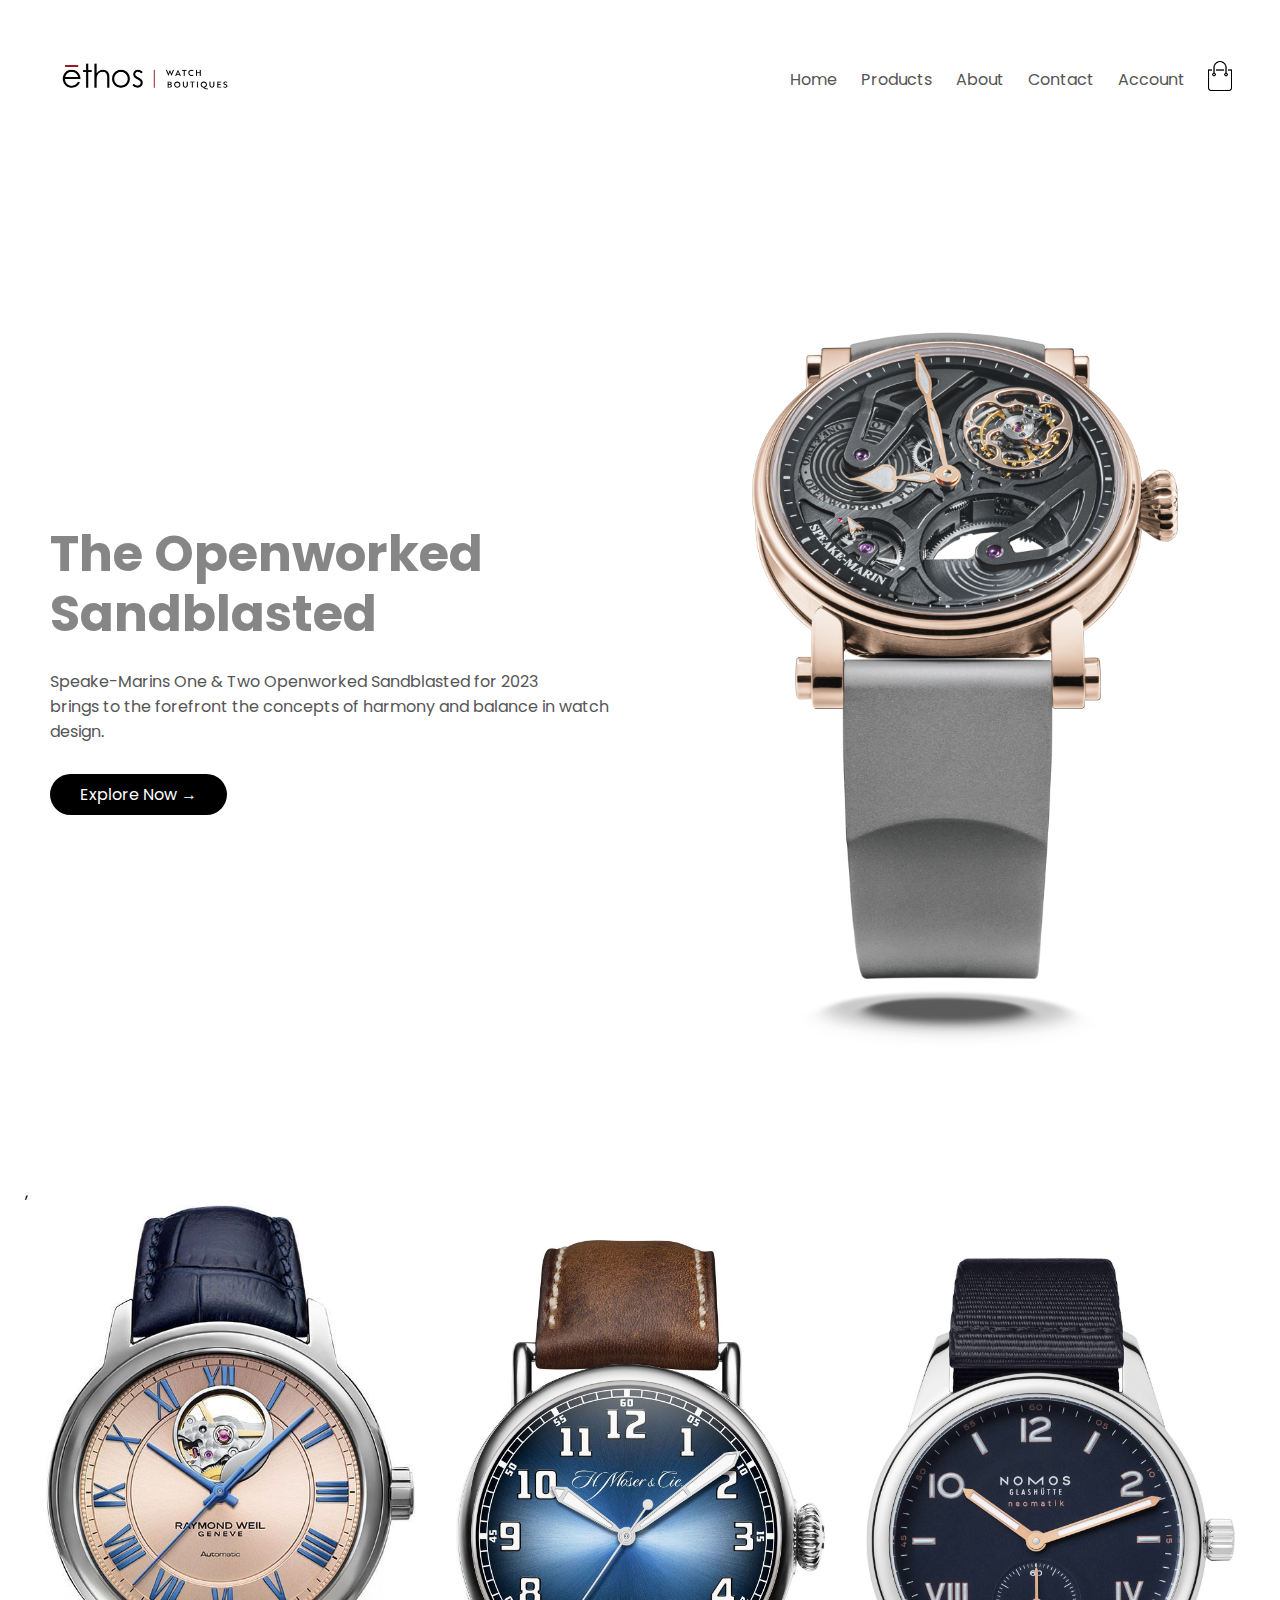
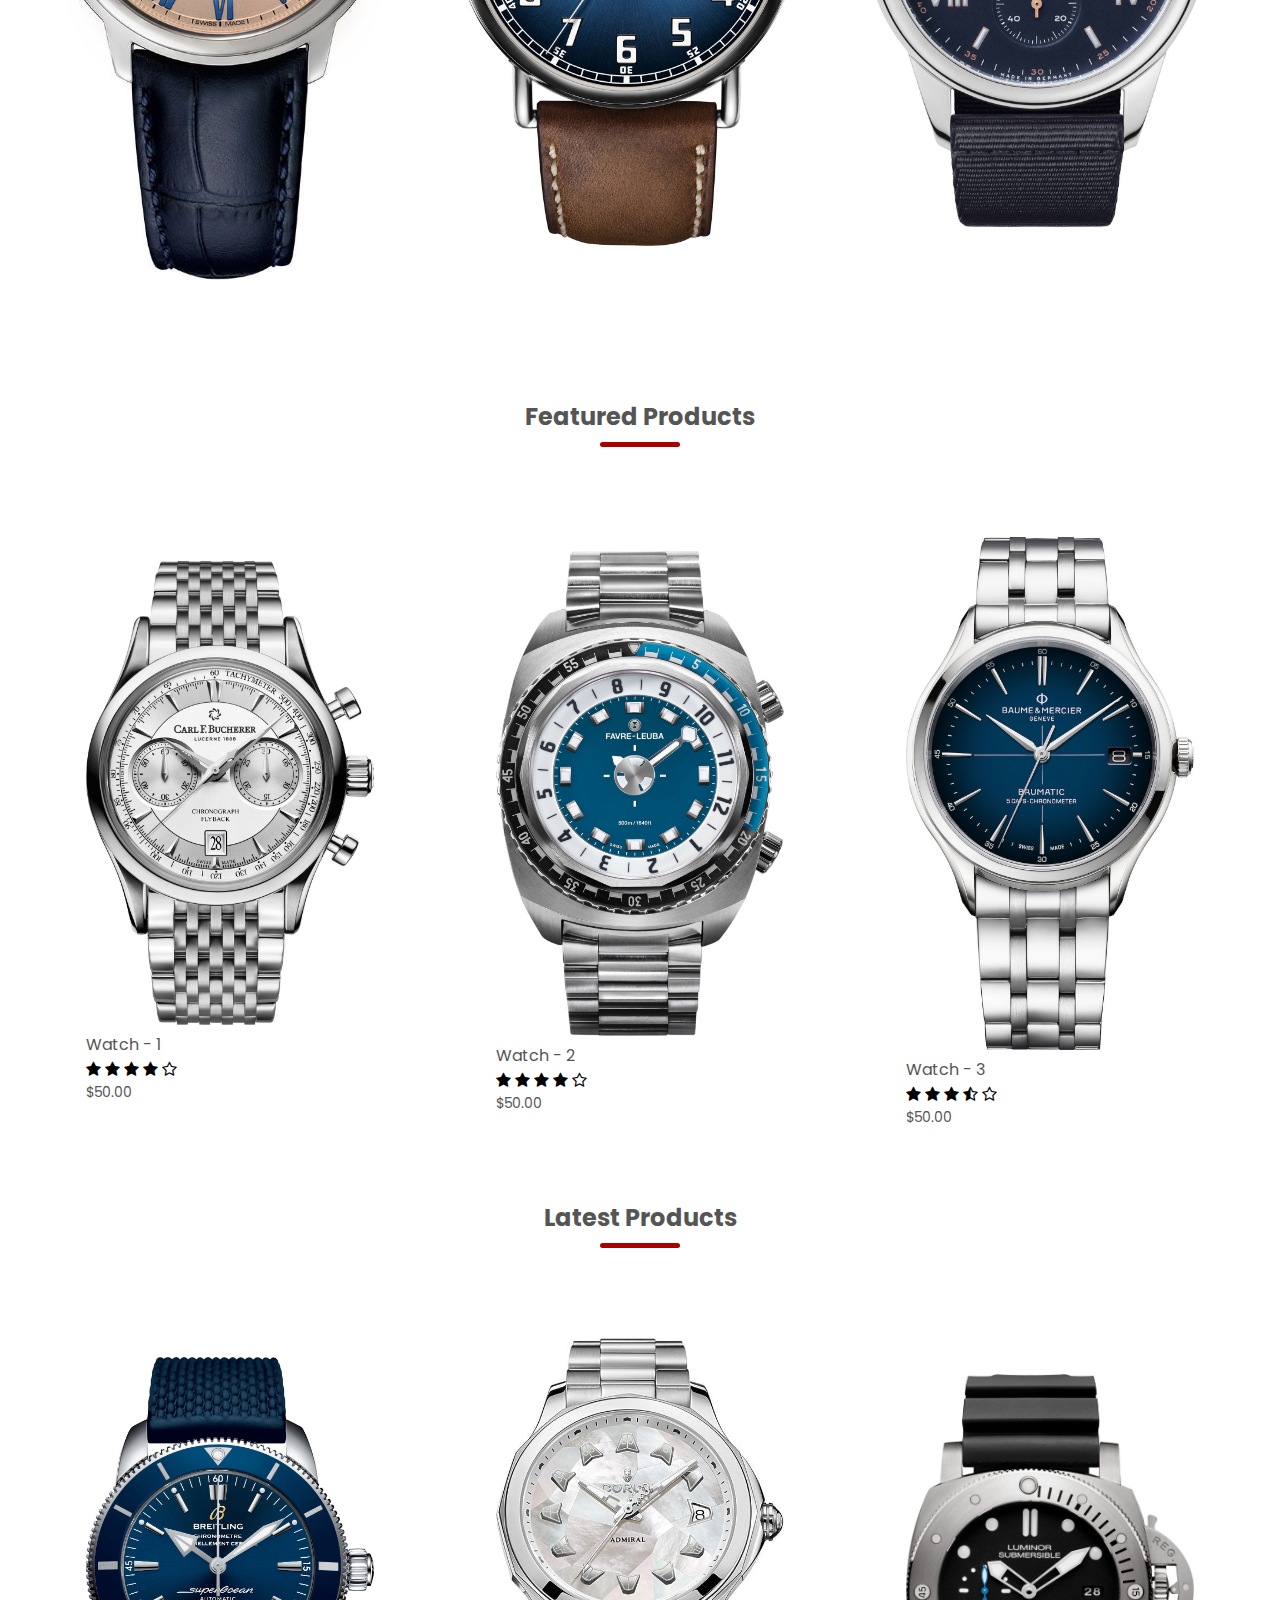
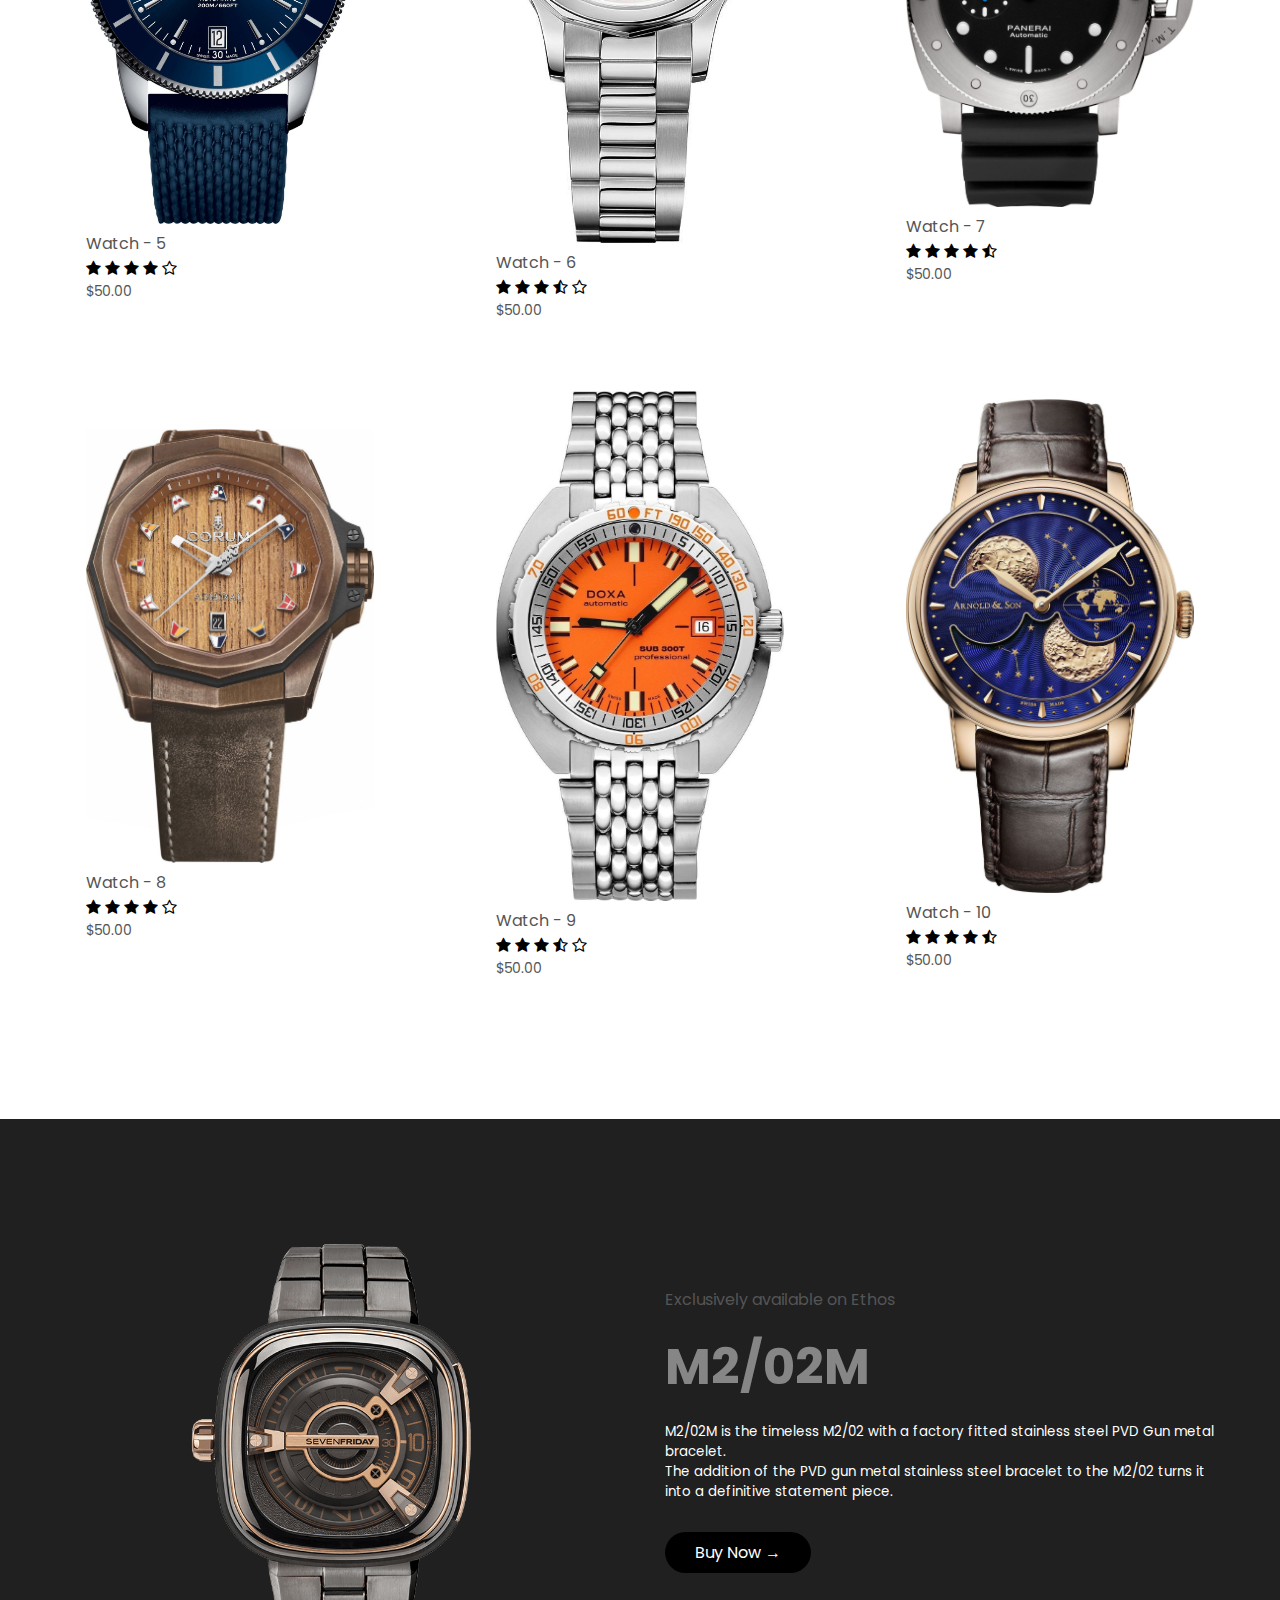
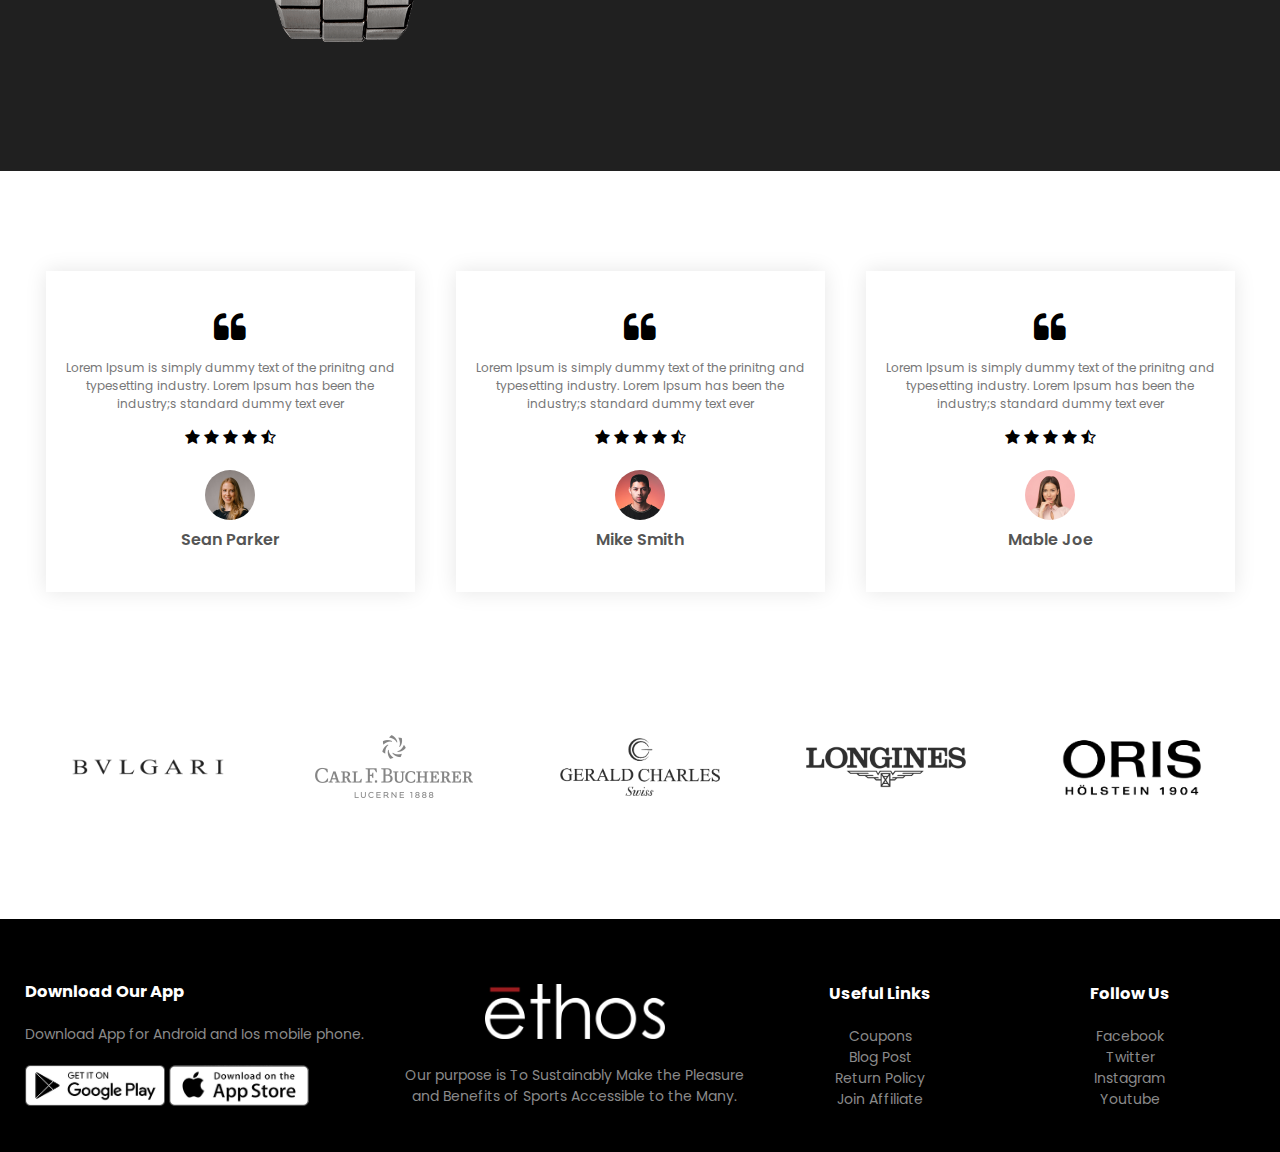
<file: website/index.html>
<!DOCTYPE html>
<html lang = "en">

    <head>
        <meta charset="UTF-8">
        <meta name="viewport" content="width=device-width, initial-scale=1.0"><!--we have added this view port tag and set initial scale to 1 so that our side shoudl be adjustable according to different devices especially for mobile devices-->
        <title>Ethos Watches | Luxury Watch Retailer </title>
        <link rel="stylesheet" href="CSS/style.css"> 
        <link href="https://fonts.googleapis.com/css2?family=Poppins:wght@200;300;400;500;600;700&display=swap" rel="stylesheet"><!--poppins font from google fonts website then select popping select some types and then embed-->
        <link rel="stylesheet" href="https://stackpath.bootstrapcdn.com/font-awesome/4.7.0/css/font-awesome.min.css"><!--link to connect to font awesome 4 to use different icons, just type font awesome 4 cdn and click on first link and copy the url and past it here with rel="stylesheet"-->
    </head>

    <body>

        <!--making header-->
    <div class="header">
        <div class="container">

            <!--making navigation bar consist of logo and menu links-->
            <div class="navbar">
                <div class="logo">
                    <a href="index.html"><img src="img/logo.jpeg" width=200px></a>
                </div>

                <!--menu-->
                 <nav> 
                    <ul id="MenuItems"><!--use this id in js-->                   
                        <li><a href="index.html">Home</a></li>
                        <li><a href="Products.html">Products</a></li>
                        <li><a href="">About</a></li>
                        <li><a href="">Contact</a></li>
                        <li><a href="account.html">Account</a></li>
                    </ul>
                </nav>
                <a href="cart.html"><img src="img/cart.png" alt="cart" width=30px height=30px></a><!--adding cart image in navigation section -->
                <img src="img/menu.png" class="menu-icon" onclick="menutoggle()"><!--this is the menu icon which  will be displayed on smaller screens with 3 lines, and when we click on it, it will open upside down or like dropdown menu, to open like this we have pass one menutoggle function to it which we have written in the end in js-->
            </div>

        
            <!--making another section in header class container-->
            <div class="row">

                <!--dividing this section into 2 columns-->
                <!--1st column for heading button and text-->
                <div class="col-2">
                    <h1>The Openworked Sandblasted</h1>
                    <p>Speake-Marins One & Two Openworked Sandblasted for 2023 
                        <br>brings to the forefront the concepts of harmony and balance in watch design. 
                    </p>
                    <a href="" class="btn">Explore Now &#8594;</a><!--where &#8594 is the code of arrow icon in explore now button-->
                </div>

                <!--2nd for image-->
                <div class="col-2">
                    <img src="img/image1.png" alt="header image">
                </div>

            </div>
        </div>
    </div>

    <!--Featured categories-->
    <!--categores class to edit whole section, then small container class to edit whole row, then row class to edit area surrounding images, then col-3 class to edit col of each image then col-3 img used in css to edit image -->
    <div class="categories">

        <!--we will create 3 column for 3 images at a time in single row like we did above by making 2 columns-->

        <!--small container class contains row which consist of whole columns sections then col-3 which consist of col of images-->
        <div class="small container">,<!--container class to edit images section-->
            <div class="row">

                <!--3 columns for 3 images-->
                <div class="col-3">
                    <img src="img/product-1.jpg" alt="">
                </div>
                <div class="col-3">
                    <img src="img/category-2.jpg" alt="">
                </div>
                <div class="col-3">
                    <img src="img/category-3.jpg" alt="">
                </div>
    
            </div>
        </div>

    </div>

     <!--Featured Products-->
     <!--using same class small container to maintain same styling-->
     
     <div class="small container">
         <!--using again same row class to maintain same styling -->
        <h2 class="title">Featured Products</h2>
         <div class="row">
             <!--this time we will make 4 columns-->
     
             <!--it contains 4 different products with heading h4, image, price <p> and rating star-->
             <div class="col-4">
                 <a href="product-detail.html"><img src="img/category-1.jpg"></a><!--product img-->
                 <a href="product-detail.html"><h4>Watch - 1</h4></a><!--product title-->
                 <div class="rating"><!--add stars for rating of product from font awesome 4-->
                    <i class="fa fa-star" aria-hidden="true"></i><!--add 4 black start and one transparent star to show 4 out of 5 rating-->
                    <i class="fa fa-star" aria-hidden="true"></i>
                    <i class="fa fa-star" aria-hidden="true"></i>
                    <i class="fa fa-star" aria-hidden="true"></i>
                    <i class="fa fa-star-o" aria-hidden="true"></i>
                 </div>
                 <p>$50.00</p><!--product price-->
             </div>

             <div class="col-4">
                <img src="img/product-2.jpg"><!--product img-->
                <h4>Watch - 2</h4><!--product title-->
                <div class="rating"><!--add stars for rating of product from font awesome 4-->
                   <i class="fa fa-star" aria-hidden="true"></i><!--add 4 black start and one transparent star to show 4 out of 5 rating-->
                   <i class="fa fa-star" aria-hidden="true"></i>
                   <i class="fa fa-star" aria-hidden="true"></i>
                   <i class="fa fa-star" aria-hidden="true"></i>
                   <i class="fa fa-star-o" aria-hidden="true"></i>
                </div>
                <p>$50.00</p><!--product price-->
            </div>

            <div class="col-4">
                <img src="img/product-3.jpg"><!--product img-->
                <h4>Watch - 3</h4><!--product title-->
                <div class="rating"><!--add stars for rating of product from font awesome 4-->
                   <i class="fa fa-star" aria-hidden="true"></i><!--add 4 black start and one transparent star to show 4 out of 5 rating-->
                   <i class="fa fa-star" aria-hidden="true"></i>
                   <i class="fa fa-star" aria-hidden="true"></i>
                   <i class="fa fa-star-half-o" aria-hidden="true"></i>
                   <i class="fa fa-star-o" aria-hidden="true"></i>
                </div>
                <p>$50.00</p><!--product price-->
            </div>
         </div>

         <!--adding latest products in class small container after featured products row-->

         <h2 class="title">Latest Products</h2>
         <div class="row">
             <!--this time we will make 4 columns-->
     
             <!--it contains 4 different products with heading h4, image, price <p> and rating star-->
             

             <div class="col-4">
                <img src="img/product-6.jpg"><!--product img-->
                <h4>Watch - 5</h4><!--product title-->
                <div class="rating"><!--add stars for rating of product from font awesome 4-->
                   <i class="fa fa-star" aria-hidden="true"></i><!--add 4 black start and one transparent star to show 4 out of 5 rating-->
                   <i class="fa fa-star" aria-hidden="true"></i>
                   <i class="fa fa-star" aria-hidden="true"></i>
                   <i class="fa fa-star" aria-hidden="true"></i>
                   <i class="fa fa-star-o" aria-hidden="true"></i>
                </div>
                <p>$50.00</p><!--product price-->
                 </div>

             <div class="col-4">
                <img src="img/product-7.jpg"><!--product img-->
                <h4>Watch - 6</h4><!--product title-->
                <div class="rating"><!--add stars for rating of product from font awesome 4-->
                   <i class="fa fa-star" aria-hidden="true"></i><!--add 4 black start and one transparent star to show 4 out of 5 rating-->
                   <i class="fa fa-star" aria-hidden="true"></i>
                   <i class="fa fa-star" aria-hidden="true"></i>
                   <i class="fa fa-star-half-o" aria-hidden="true"></i>
                   <i class="fa fa-star-o" aria-hidden="true"></i>
                </div>
                <p>$50.00</p><!--product price-->
              </div>

             <div class="col-4">
                <img src="img/product-8.jpg"><!--product img-->
                <h4>Watch - 7</h4><!--product title-->
                <div class="rating"><!--add stars for rating of product from font awesome 4-->
                   <i class="fa fa-star" aria-hidden="true"></i><!--add 4 black start and one transparent star to show 4 out of 5 rating-->
                   <i class="fa fa-star" aria-hidden="true"></i>
                   <i class="fa fa-star" aria-hidden="true"></i>
                   <i class="fa fa-star" aria-hidden="true"></i>
                   <i class="fa fa-star-half-o" aria-hidden="true"></i>

                </div>
                <p>$50.00</p><!--product price-->
              </div>
         </div>    
        <div class="row">
            <div class="col-4">
                <img src="img/product-9.jpg"><!--product img-->
                <h4>Watch - 8</h4><!--product title-->
                <div class="rating"><!--add stars for rating of product from font awesome 4-->
                   <i class="fa fa-star" aria-hidden="true"></i><!--add 4 black start and one transparent star to show 4 out of 5 rating-->
                   <i class="fa fa-star" aria-hidden="true"></i>
                   <i class="fa fa-star" aria-hidden="true"></i>
                   <i class="fa fa-star" aria-hidden="true"></i>
                   <i class="fa fa-star-o" aria-hidden="true"></i>
                </div>
                <p>$50.00</p><!--product price-->
            </div>

            

           <div class="col-4">
               <img src="img/product-11.jpg"><!--product img-->
               <h4>Watch - 9</h4><!--product title-->
               <div class="rating"><!--add stars for rating of product from font awesome 4-->
                  <i class="fa fa-star" aria-hidden="true"></i><!--add 4 black start and one transparent star to show 4 out of 5 rating-->
                  <i class="fa fa-star" aria-hidden="true"></i>
                  <i class="fa fa-star" aria-hidden="true"></i>
                  <i class="fa fa-star-half-o" aria-hidden="true"></i>
                  <i class="fa fa-star-o" aria-hidden="true"></i>
               </div>
               <p>$50.00</p><!--product price-->
           </div>

           <div class="col-4">
               <img src="img/product-12.jpg"><!--product img-->
               <h4>Watch - 10</h4><!--product title-->
               <div class="rating"><!--add stars for rating of product from font awesome 4-->
                  <i class="fa fa-star" aria-hidden="true"></i><!--add 4 black start and one transparent star to show 4 out of 5 rating-->
                  <i class="fa fa-star" aria-hidden="true"></i>
                  <i class="fa fa-star" aria-hidden="true"></i>
                  <i class="fa fa-star" aria-hidden="true"></i>
                  <i class="fa fa-star-half-o" aria-hidden="true"></i>

               </div>
               <p>$50.00</p><!--product price-->
           </div>
        </div>

    </div>

    <!--offer-->
    <div class="offer">
        <div class="container">
            <div class="row">
                
                <div class="col-2">
                   <img src="img/exclusive.png" class="offer-img"> 
                </div>

                <div class="col-2">
                    <p>Exclusively available on Ethos</p>
                    <h1>M2/02M</h1>
                    <small>
                        M2/02M is the timeless M2/02 with a factory fitted stainless steel PVD Gun metal bracelet.
                        <br>The addition of the PVD gun metal stainless steel bracelet to the M2/02 turns it into a definitive statement piece.
                    </small>
                    <a href="" class="btn">Buy Now &#8594;</a><!--where &#8594 is the code of arrow icon in explore now button-->
                    
                </div>
            </div>
        </div>
    </div>

    <!----------------testimonials-------------->

    <div class="testimonial">
        <div class="small container"><!--section-->
            <div class="row"><!--row-->
                
                <!--3 comments-->
                <div class="col-3"><!--3 columns-->

                    <!--add " or left quote before comment-->
                    <i class="fa fa-quote-left" aria-hidden="true"></i>
                    <p>
                        Lorem Ipsum is simply dummy text of the prinitng and typesetting industry. Lorem Ipsum has been the industry;s standard dummy text ever
                    </p>
                    <div class="rating"><!--add stars for rating of product from font awesome 4-->
                        <i class="fa fa-star" aria-hidden="true"></i><!--add 4 black start and one transparent star to show 4 out of 5 rating-->
                        <i class="fa fa-star" aria-hidden="true"></i>
                        <i class="fa fa-star" aria-hidden="true"></i>
                        <i class="fa fa-star" aria-hidden="true"></i>
                        <i class="fa fa-star-half-o" aria-hidden="true"></i>
                     </div>
                     <img src="img/user-1.png"><!--image of person-->
                     <h3>Sean Parker</h3><!--name of person-->
   
                </div>

                <div class="col-3"><!--3 columns-->

                    <!--add " or left quote before comment-->
                    <i class="fa fa-quote-left" aria-hidden="true"></i>
                    <p>
                        Lorem Ipsum is simply dummy text of the prinitng and typesetting industry. Lorem Ipsum has been the industry;s standard dummy text ever
                    </p>
                    <div class="rating"><!--add stars for rating of product from font awesome 4-->
                        <i class="fa fa-star" aria-hidden="true"></i><!--add 4 black start and one transparent star to show 4 out of 5 rating-->
                        <i class="fa fa-star" aria-hidden="true"></i>
                        <i class="fa fa-star" aria-hidden="true"></i>
                        <i class="fa fa-star" aria-hidden="true"></i>
                        <i class="fa fa-star-half-o" aria-hidden="true"></i>
                     </div>
                     <img src="img/user-2.png"><!--image of person-->
                     <h3>Mike Smith</h3><!--name of person-->
   
                </div>

                <div class="col-3"><!--3 columns-->

                    <!--add " or left quote before comment-->
                    <i class="fa fa-quote-left" aria-hidden="true"></i>
                    <p>
                        Lorem Ipsum is simply dummy text of the prinitng and typesetting industry. Lorem Ipsum has been the industry;s standard dummy text ever
                    </p>
                    <div class="rating"><!--add stars for rating of product from font awesome 4-->
                        <i class="fa fa-star" aria-hidden="true"></i><!--add 4 black start and one transparent star to show 4 out of 5 rating-->
                        <i class="fa fa-star" aria-hidden="true"></i>
                        <i class="fa fa-star" aria-hidden="true"></i>
                        <i class="fa fa-star" aria-hidden="true"></i>
                        <i class="fa fa-star-half-o" aria-hidden="true"></i>
                     </div>
                     <img src="img/user-3.png"><!--image of person-->
                     <h3>Mable Joe</h3><!--name of person-->
   
                </div>

            </div>
        </div>
    </div>

    <!----------brands-------------->

    <div class="brands">
        <div class="small container">
            <div class="row">
                <div class="col-5">
                     <img src="img/logo-1.png">
                </div>

                <div class="col-5">
                    <img src="img/logo-2.png">
               </div>


               <div class="col-5">
                <img src="img/logo-3.png">
                </div>


                <div class="col-5">
                 <img src="img/logo-4.png">
                </div>


                 <div class="col-5">
                   <img src="img/logo-5.png">
                </div>

            </div>
        </div>
    </div>
     
    <!-------footer------->
    <div class="footer">
        <div class="container"><!-- it will follow same styling as of header-->
            <div class="row">
                
                <!--it contains 4 columns col1 contains text and col2 contain image col3 contains useful links and col4 contains social media links-->
                <div class="footer-col-1">
                    <h3>Download Our App</h3>
                    <p>Download App for Android and Ios mobile phone.</p>
                   
                   <!---add images of play store and appstore in 1st column-->
                    <div class="app-logo">
                        <img src="img/play-store.png">
                        <img src="img/app-store.png">
                    </div>   
                
                </div>

                <div class="footer-col-2">
                    <img src="img/logo-white.png">
                    <p>Our purpose is To Sustainably Make the Pleasure and Benefits of Sports Accessible to the Many.</p>
                </div>

                <div class="footer-col-3">
                    <h3>Useful Links</h3>
                    <ul>
                        <li>Coupons</li>
                        <li>Blog Post</li>
                        <li>Return Policy</li>
                        <li>Join Affiliate</li>
                    </ul>
                    
                </div>

                <div class="footer-col-4">
                    <h3>Follow Us</h3>
                    <ul>
                        <li>Facebook</li>
                        <li>Twitter</li>
                        <li>Instagram</li>
                        <li>Youtube</li>
                    </ul>
                    
                </div>
            </div>
            <!--add horizontal line and copyright text along with clickable link-->
        </div>
    </div>         

    <!-----------------JS----------------------->
    <script>
        //declare variable MenuItems which take ul having id "MenuItems"
        
        var MenuItems = document.getElementById("MenuItems");
        MenuItems.style.maxHeight = "0px";//by default, we have set menu or dropdown menu height to 0px, means it is close by default
        
        function menutoggle()//this is the function which we have called above in nav which works on small devices and users click on it
        {
            if (MenuItems.style.maxHeight =="0px")//when user click on it and if it is closed or its height is 0px, then it will open or it should have heigt of 200px upon clicking
            {
                MenuItems.style.maxHeight = "200px"
            }
            else//if user not clicked or it has already opened, then it will upon clicking again closed
            {
                MenuItems.style.maxHeight = "0px" 
            }
        
        }
    </script>    
    
    </body>

</html>
</file>
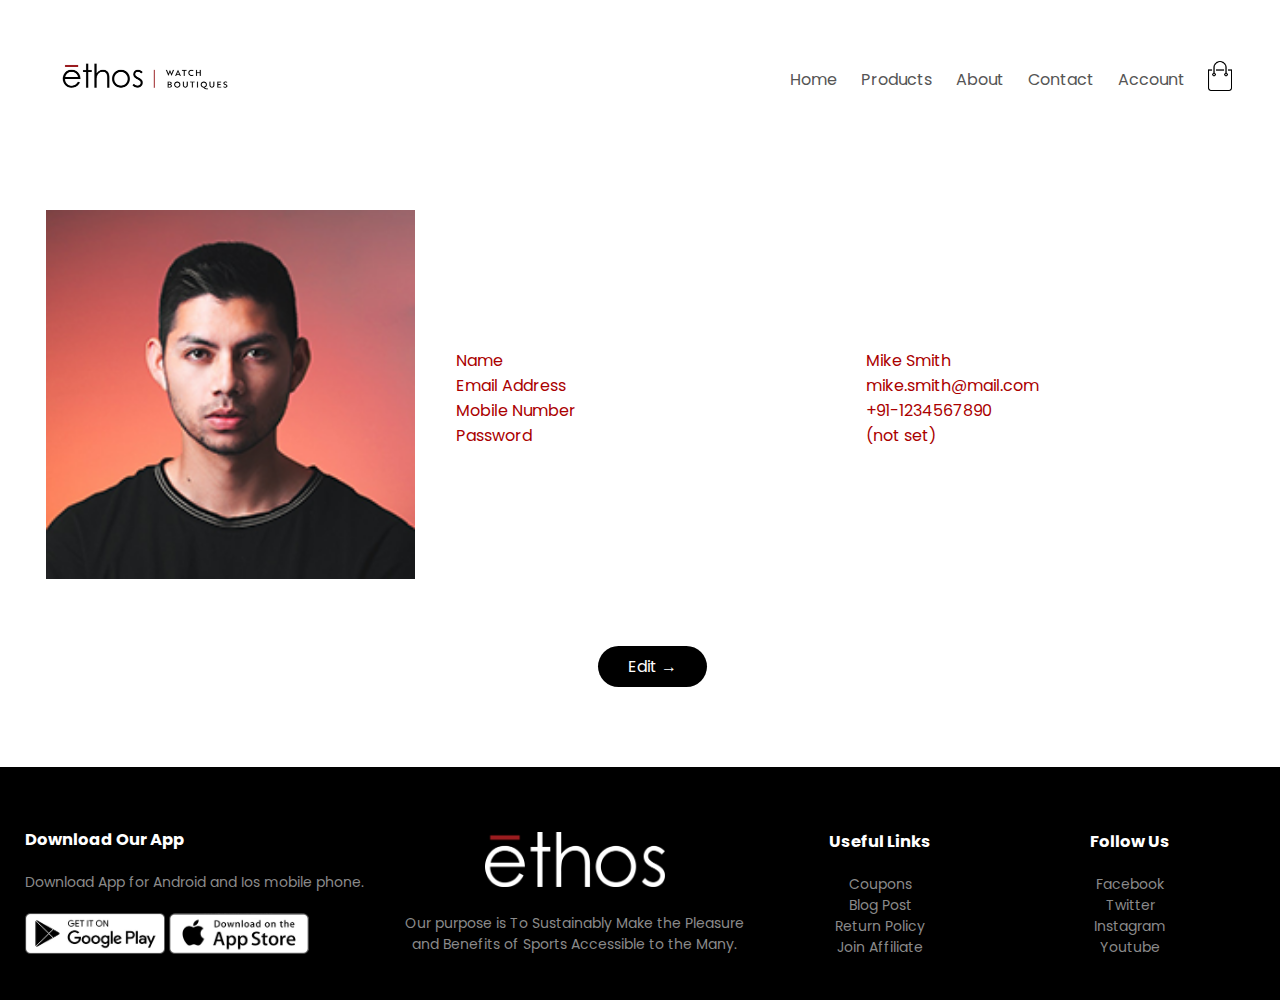
<file: website/account.html>
<!DOCTYPE html>
<html lang = "en">

    <head>
        <meta charset="UTF-8">
        <meta name="viewport" content="width=device-width, initial-scale=1.0"><!--we have added this view port tag and set initial scale to 1 so that our side shoudl be adjustable according to different devices especially for mobile devices-->
        <title>Ethos Watches | Luxury Watch Retailer</title>
        <link rel="stylesheet" href="CSS/style.css"> 
        <link href="https://fonts.googleapis.com/css2?family=Poppins:wght@200;300;400;500;600;700&display=swap" rel="stylesheet"><!--poppins font from google fonts website then select popping select some types and then embed-->
        <link rel="stylesheet" href="https://stackpath.bootstrapcdn.com/font-awesome/4.7.0/css/font-awesome.min.css"><!--link to connect to font awesome 4 to use different icons, just type font awesome 4 cdn and click on first link and copy the url and past it here with rel="stylesheet"-->
    </head>

    <body>

        <div class="container">

            <!--making navigation bar consist of logo and menu links-->
            <div class="navbar">
                <div class="logo">
                    <img src="img/logo.jpeg" width=200px>
                </div>
    
                <!--menu-->
                 <nav> 
                    <ul id="MenuItems"><!--use this id in js-->                        <li><a href="index.html">Home</a></li>
                        <li><a href="Products.html">Products</a></li>
                        <li><a href="">About</a></li>
                        <li><a href="">Contact</a></li>
                        <li><a href="account.html">Account</a></li>
                    </ul>
                </nav>
                <a href="cart.html"><img src="img/cart.png" alt="cart" width=30px height=30px></a><!--adding cart image in navigation section -->
                <img src="img/menu.png" class="menu-icon" onclick="menutoggle()"><!--this is the menu icon which  will be displayed on smaller screens with 3 lines, and when we click on it, it will open upside down or like dropdown menu, to open like this we have pass one menutoggle function to it which we have written in the end in js-->
            </div>
        </div>
 <!----------------Account Page---------------->
    <div class="account-page">
      <div class="container">
            <div class="row">

                <div class="col-3"><!--1 column for image and other for form-->
                    <img src="img/user-2.png">
                </div>
                
                <div class="col-3">
                    <div class="personal-details">Name</div>
                    <div class="personal-details">Email Address</div>
                    <div class="personal-details">Mobile Number</div>
                    <div class="personal-details">Password</div>
                </div>
                <div class="col-3">
                    <div class="personal-details">Mike Smith</div>
                    <div class="personal-details">mike.smith@mail.com</div>
                    <div class="personal-details">+91-1234567890</div>
                    <div class="personal-details">(not set)</div>
                </div>
                <a href="" class="btn">Edit &#8594;</a>

            </div>
        </div>

    </div>
    <!-------footer------->
    <div class="footer">
        <div class="container"><!-- it will follow same styling as of header-->
            <div class="row">
                
                <!--it contains 4 columns col1 contains text and col2 contain image col3 contains useful links and col4 contains social media links-->
                <div class="footer-col-1">
                    <h3>Download Our App</h3>
                    <p>Download App for Android and Ios mobile phone.</p>
                   
                   <!---add images of play store and appstore in 1st column-->
                    <div class="app-logo">
                        <img src="img/play-store.png">
                        <img src="img/app-store.png">
                    </div>   
                
                </div>

                <div class="footer-col-2">
                    <img src="img/logo-white.png">
                    <p>Our purpose is To Sustainably Make the Pleasure and Benefits of Sports Accessible to the Many.</p>
                </div>

                <div class="footer-col-3">
                    <h3>Useful Links</h3>
                    <ul>
                        <li>Coupons</li>
                        <li>Blog Post</li>
                        <li>Return Policy</li>
                        <li>Join Affiliate</li>
                    </ul>
                    
                </div>

                <div class="footer-col-4">
                    <h3>Follow Us</h3>
                    <ul>
                        <li>Facebook</li>
                        <li>Twitter</li>
                        <li>Instagram</li>
                        <li>Youtube</li>
                    </ul>
                    
                </div>
            </div>
        </div>
    </div>         

    <!-----------------JS----------------------->
    <script>
        //declare variable MenuItems which take ul having id "MenuItems"
        
        var MenuItems = document.getElementById("MenuItems");
        MenuItems.style.maxHeight = "0px";//by default, we have set menu or dropdown menu height to 0px, means it is close by default
        
        function menutoggle()//this is the function which we have called above in nav which works on small devices and users click on it
        {
            if (MenuItems.style.maxHeight =="0px")//when user click on it and if it is closed or its height is 0px, then it will open or it should have heigt of 200px upon clicking
            {
                MenuItems.style.maxHeight = "200px"
            }
            else//if user not clicked or it has already opened, then it will upon clicking again closed
            {
                MenuItems.style.maxHeight = "0px" 
            }
        
        }
    </script>    

    <!------------JS for toggle form------------->
    <script>
        var LoginForm = document.getElementById("LoginForm");
        var RegForm = document.getElementById("RegForm");
        var Indicator = document.getElementById("Indicator");

            function register(){//by 

                RegForm.style.transform = "translateX(0px)";//in Css, by default we set translatex(100) so by default, we are at register, thats why when person clicks on register, everything stayed there stayed there
                LoginForm.style.transform = "translateX(0px)";
                Indicator.style.transform = "translateX(100px)";//As mentioned above, in css translatex(100) is set, so for indicator to be by default on register, we set it to 100px;
            }

            function login(){

                RegForm.style.transform = "translateX(300px)";//when person clicks on login, login form shift to 300px forward and register form goes 300px outside, but we cannot see it as we use overflow=hidden in css, if want to see, then remove overflow property.
                LoginForm.style.transform = "translateX(300px)";
                Indicator.style.transform = "translateX(0px)";//as by default on 100px or on register, so when clicks on login, it comes back to 0 px
            }



    </script>

    </body>

</html>
</file>
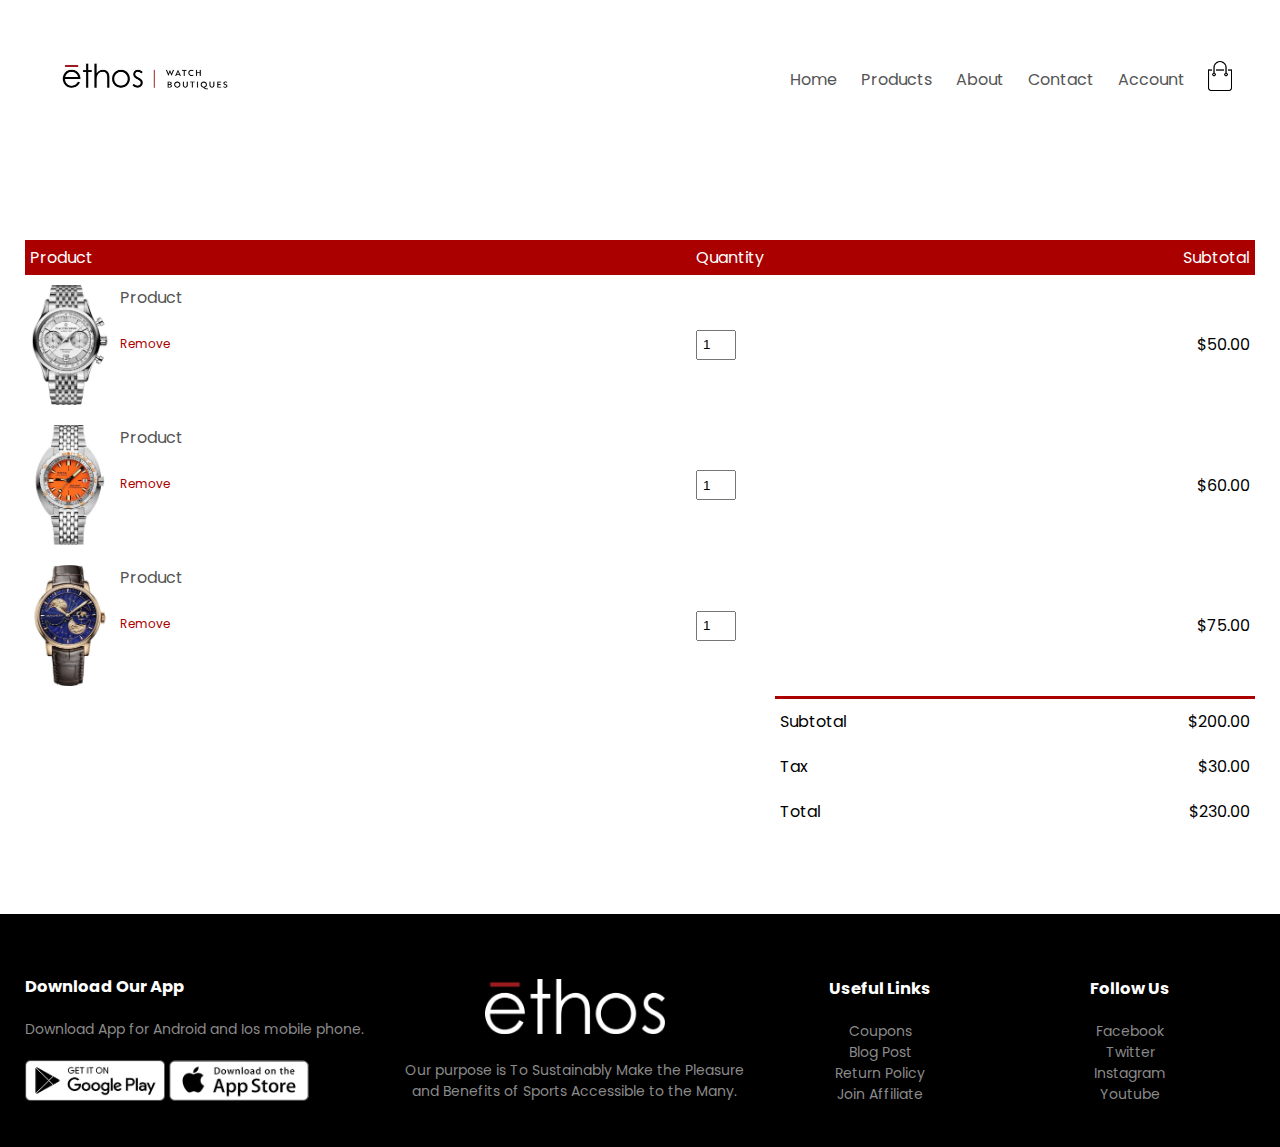
<file: website/cart.html>
<!DOCTYPE html>
<html lang = "en">

    <head>
        <meta charset="UTF-8">
        <meta name="viewport" content="width=device-width, initial-scale=1.0"><!--we have added this view port tag and set initial scale to 1 so that our side shoudl be adjustable according to different devices especially for mobile devices-->
        <title>Ethos Watches | Luxury Watch Retailer</title>
        <link rel="stylesheet" href="CSS/style.css"> 
        <link href="https://fonts.googleapis.com/css2?family=Poppins:wght@200;300;400;500;600;700&display=swap" rel="stylesheet"><!--poppins font from google fonts website then select popping select some types and then embed-->
        <link rel="stylesheet" href="https://stackpath.bootstrapcdn.com/font-awesome/4.7.0/css/font-awesome.min.css"><!--link to connect to font awesome 4 to use different icons, just type font awesome 4 cdn and click on first link and copy the url and past it here with rel="stylesheet"-->
    </head>

    <body>

        <div class="container">

            <!--making navigation bar consist of logo and menu links-->
            <div class="navbar">
                <div class="logo">
                    <img src="img/logo.jpeg"width=200px>
                </div>
    
                <!--menu-->
                 <nav> 
                    <ul id="MenuItems"><!--use this id in js-->                        <li><a href="index.html">Home</a></li>
                        <li><a href="Products.html">Products</a></li>
                        <li><a href="">About</a></li>
                        <li><a href="">Contact</a></li>
                        <li><a href="account.html">Account</a></li>
                    </ul>
                </nav>
                <a href="cart.html"><img src="img/cart.png" alt="cart" width=30px height=30px></a><!--adding cart image in navigation section -->
                <img src="img/menu.png" class="menu-icon" onclick="menutoggle()"><!--this is the menu icon which  will be displayed on smaller screens with 3 lines, and when we click on it, it will open upside down or like dropdown menu, to open like this we have pass one menutoggle function to it which we have written in the end in js-->
            </div>
        </div>
    <!--------------Cart Item Detail----------->

    <div class="small container cart-page">
        <table>
            <tr>
                <th>Product</th>
                <th>Quantity</th>
                <th>Subtotal</th>
            </tr>
            <tr>
                <td>
                    <div class="cart-info">
                        <img src="img/buy-1.jpg">
                        <div>
                            <p>Product</p>
                            <small>Price: $50.00</small>
                            <a href="">Remove</a>
                        </div>
                    </div>
                </td>
                <td><input type="number" value="1"></td>
                <td>$50.00</td>
            </tr>

            <tr>
                <td>
                    <div class="cart-info">
                        <img src="img/buy-2.jpg">
                        <div>
                            <p>Product</p>
                            <small>Price: $60.00</small>
                            <a href="">Remove</a>
                        </div>
                    </div>
                </td>
                <td><input type="number" value="1"></td>
                <td>$60.00</td>
            </tr>

            <tr>
                <td>
                    <div class="cart-info">
                        <img src="img/buy-3.jpg">
                        <div>
                            <p>Product</p>
                            <small>Price: $75.00</small>
                            <a href="">Remove</a>
                        </div>
                    </div>
                </td>
                <td><input type="number" value="1"></td>
                <td>$75.00</td>
            </tr>
        </table>

        <div class="total-price">
            <table>
                <tr>
                    <td>Subtotal</td>
                    <td>$200.00</td>
                </tr>
                <tr>
                    <td>Tax</td>
                    <td>$30.00</td>
                </tr>
                <tr>
                    <td>Total</td>
                    <td>$230.00</td>
                </tr>

            </table>
        </div>
    </div>

 
    <!-------footer------->
    <div class="footer">
        <div class="container"><!-- it will follow same styling as of header-->
            <div class="row">
                
                <!--it contains 4 columns col1 contains text and col2 contain image col3 contains useful links and col4 contains social media links-->
                <div class="footer-col-1">
                    <h3>Download Our App</h3>
                    <p>Download App for Android and Ios mobile phone.</p>
                   
                   <!---add images of play store and appstore in 1st column-->
                    <div class="app-logo">
                        <img src="img/play-store.png">
                        <img src="img/app-store.png">
                    </div>   
                
                </div>

                <div class="footer-col-2">
                    <img src="img/logo-white.png">
                    <p>Our purpose is To Sustainably Make the Pleasure and Benefits of Sports Accessible to the Many.</p>
                </div>

                <div class="footer-col-3">
                    <h3>Useful Links</h3>
                    <ul>
                        <li>Coupons</li>
                        <li>Blog Post</li>
                        <li>Return Policy</li>
                        <li>Join Affiliate</li>
                    </ul>
                    
                </div>

                <div class="footer-col-4">
                    <h3>Follow Us</h3>
                    <ul>
                        <li>Facebook</li>
                        <li>Twitter</li>
                        <li>Instagram</li>
                        <li>Youtube</li>
                    </ul>
                    
                </div>
            </div>
            
        </div>
    </div>         

    <!-----------------JS----------------------->
    <script>
        //declare variable MenuItems which take ul having id "MenuItems"
        
        var MenuItems = document.getElementById("MenuItems");
        MenuItems.style.maxHeight = "0px";//by default, we have set menu or dropdown menu height to 0px, means it is close by default
        
        function menutoggle()//this is the function which we have called above in nav which works on small devices and users click on it
        {
            if (MenuItems.style.maxHeight =="0px")//when user click on it and if it is closed or its height is 0px, then it will open or it should have heigt of 200px upon clicking
            {
                MenuItems.style.maxHeight = "200px"
            }
            else//if user not clicked or it has already opened, then it will upon clicking again closed
            {
                MenuItems.style.maxHeight = "0px" 
            }
        
        }
    </script>    

    </body>

</html>
</file>
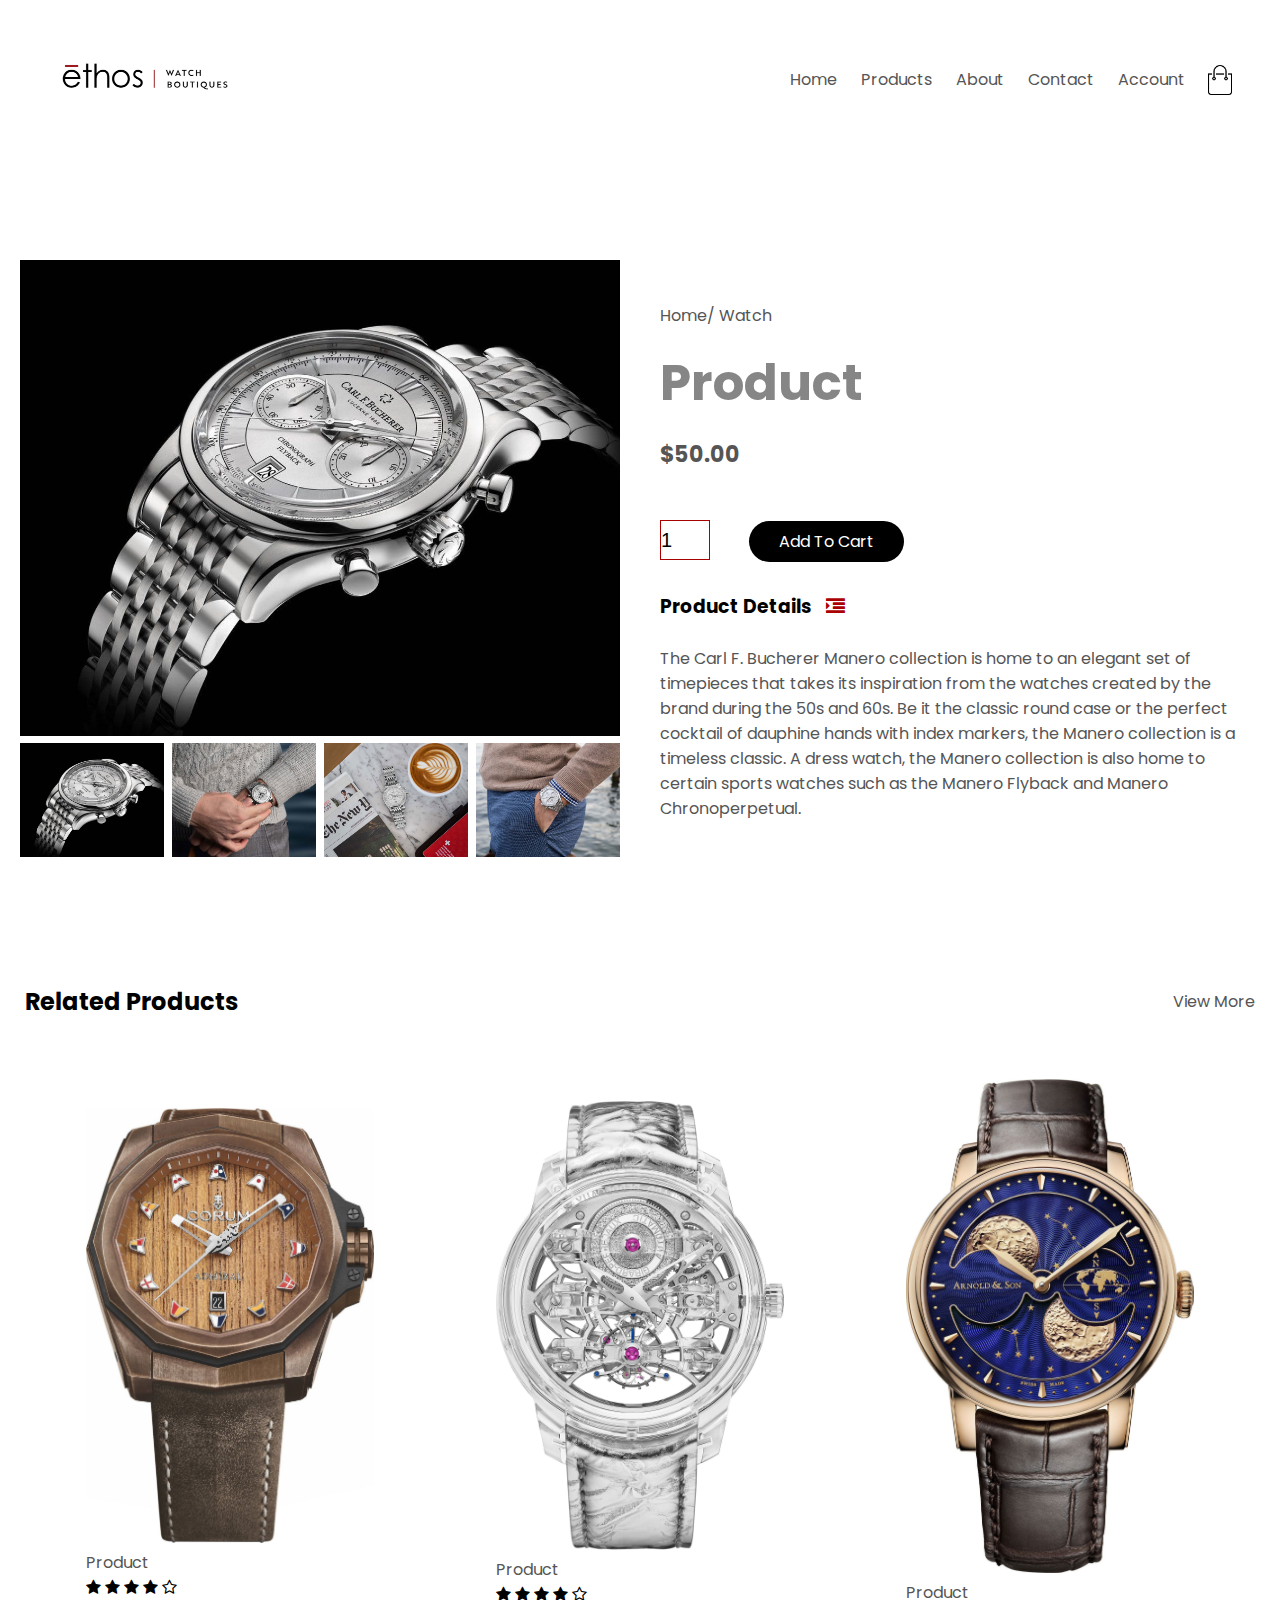
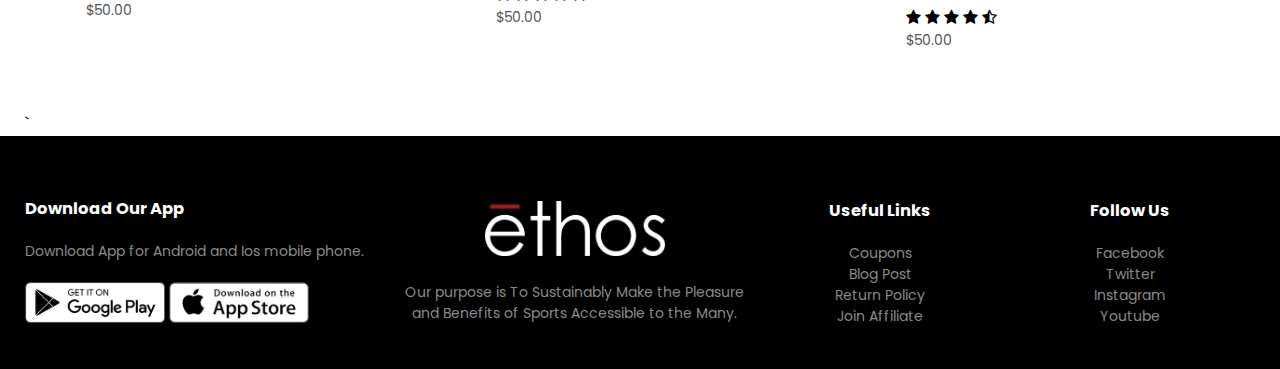
<file: website/product-detail.html>
<!DOCTYPE html>
<html lang = "en">

    <head>
        <meta charset="UTF-8">
        <meta name="viewport" content="width=device-width, initial-scale=1.0"><!--we have added this view port tag and set initial scale to 1 so that our side shoudl be adjustable according to different devices especially for mobile devices-->
        <title>Ethos Watches | Luxury Watch Retailer</title>
        <link rel="stylesheet" href="CSS/style.css"> 
        <link href="https://fonts.googleapis.com/css2?family=Poppins:wght@200;300;400;500;600;700&display=swap" rel="stylesheet"><!--poppins font from google fonts website then select popping select some types and then embed-->
        <link rel="stylesheet" href="https://stackpath.bootstrapcdn.com/font-awesome/4.7.0/css/font-awesome.min.css"><!--link to connect to font awesome 4 to use different icons, just type font awesome 4 cdn and click on first link and copy the url and past it here with rel="stylesheet"-->
    </head>

    <body>

        <div class="container">

            <!--making navigation bar consist of logo and menu links-->
            <div class="navbar">
                <div class="logo">
                    <img src="img/logo.jpeg"  width=200px>
                </div>
    
                <!--menu-->
                 <nav> 
                    <ul id="MenuItems"><!--use this id in js-->                        <li><a href="index.html">Home</a></li>
                        <li><a href="Products.html">Products</a></li>
                        <li><a href="">About</a></li>
                        <li><a href="">Contact</a></li>
                        <li><a href="account.html">Account</a></li>
                    </ul>
                </nav>
                <a href="cart.html"></a><img src="img/cart.png" alt="cart" width=30px height=30px><!--adding cart image in navigation section -->
                <img src="img/menu.png" class="menu-icon" onclick="menutoggle()"><!--this is the menu icon which  will be displayed on smaller screens with 3 lines, and when we click on it, it will open upside down or like dropdown menu, to open like this we have pass one menutoggle function to it which we have written in the end in js-->
            </div>
        </div>

    <!------------Single Products Detail-------------->
    <!--what we have done is that we placed 4 latest product after single prodcut
    details and here we are creating section of single product consisting of name of product, image, price, sizes
    and quantity-->

        <div class="small-container single-product">
            <div class="row">
            
            <!--we have created 2 columns, one for the image and other for the text
            related to an image-->

                <div class="col-2">
                     <img src="img/gallery-1.jpg" width="100%" id="product-img"><!--id in bigger image so we can replace with its variants, so when we click on its different angle, it will show in large picture using JS-->
            
                     <div class="small-img-row">
                         
                        <div class="small-img-col">
                             <img src="img/gallery-1.jpg" width="100%" class="small-img"><!--using class in all 4 small pictures so we can use them in JS and when we click on it, it show in larger picture-->
                        </div>

                        <div class="small-img-col">
                            <img src="img/gallery-2.jpg" width="100%" class="small-img">
                        </div>
                        
                        <div class="small-img-col">
                            <img src="img/gallery-3.jpg" width="100%" class="small-img">
                        </div>
                        
                        <div class="small-img-col">
                            <img src="img/gallery-4.jpg" width="100%" class="small-img">
                        </div>

                     </div>

                </div>

            <!--column related to the text of single product-->
                <div class="col-2">
                    <p>Home/ Watch</p>
                    <h1>Product</h1>
                    <h4>$50.00</h4>

                    
                    
                    <!--no of products-->
                    <input type="number" value="1">
                    <a href="" class="btn">Add To Cart</a><!--add to cart button-->
                    <h3>Product Details <i class="fa fa-indent" aria-hidden="true"></i></h3>
                    <br>
                    <p>The Carl F. Bucherer Manero collection is home to an elegant set of timepieces that takes its inspiration from the watches created by the brand during the 50s and 60s. 
                        Be it the classic round case or the perfect cocktail of dauphine hands with index markers, the Manero collection is a timeless classic. 
                        A dress watch, the Manero collection is also home to certain sports watches such as the Manero Flyback and Manero Chronoperpetual.
                    </p>
                </div>
            </div>
        </div>

    <!----------title-------------->
    <div class="small container">
        <div class="row row-2">
            <h2>Related Products</h2>
            <p>View More</p>
        </div>
    </div>


    <!----------Products------------>
    <div class="small container">

        <!--we have create an another row to add title and give user dropdown list with four options so they can select what they want-->

         <!--This is the same class which already have index.html consisting of 4 columns-->


         <!--above are the products of featured prodcuts row, as the page is for all products, so I have added latest products row too here  -->   
       <div class="row">
           <div class="col-4">
               <img src="img/product-9.jpg"><!--product img-->
               <h4>Product</h4><!--product title-->
               <div class="rating"><!--add stars for rating of product from font awesome 4-->
                  <i class="fa fa-star" aria-hidden="true"></i><!--add 4 black start and one transparent star to show 4 out of 5 rating-->
                  <i class="fa fa-star" aria-hidden="true"></i>
                  <i class="fa fa-star" aria-hidden="true"></i>
                  <i class="fa fa-star" aria-hidden="true"></i>
                  <i class="fa fa-star-o" aria-hidden="true"></i>
               </div>
               <p>$50.00</p><!--product price-->
           </div>

           <div class="col-4">
              <img src="img/product-10.jpg"><!--product img-->
              <h4>Product</h4><!--product title-->
              <div class="rating"><!--add stars for rating of product from font awesome 4-->
                 <i class="fa fa-star" aria-hidden="true"></i><!--add 4 black start and one transparent star to show 4 out of 5 rating-->
                 <i class="fa fa-star" aria-hidden="true"></i>
                 <i class="fa fa-star" aria-hidden="true"></i>
                 <i class="fa fa-star" aria-hidden="true"></i>
                 <i class="fa fa-star-o" aria-hidden="true"></i>
              </div>
              <p>$50.00</p><!--product price-->
          </div>

          

          <div class="col-4">
              <img src="img/product-12.jpg"><!--product img-->
              <h4>Product</h4><!--product title-->
              <div class="rating"><!--add stars for rating of product from font awesome 4-->
                 <i class="fa fa-star" aria-hidden="true"></i><!--add 4 black start and one transparent star to show 4 out of 5 rating-->
                 <i class="fa fa-star" aria-hidden="true"></i>
                 <i class="fa fa-star" aria-hidden="true"></i>
                 <i class="fa fa-star" aria-hidden="true"></i>
                 <i class="fa fa-star-half-o" aria-hidden="true"></i>

              </div>
              <p>$50.00</p><!--product price-->
          </div>
       </div>
       
`       <!--add page buttons in small container section-->
    </div>
 
    <!-------footer------->
    <div class="footer">
        <div class="container"><!-- it will follow same styling as of header-->
            <div class="row">
                
                <!--it contains 4 columns col1 contains text and col2 contain image col3 contains useful links and col4 contains social media links-->
                <div class="footer-col-1">
                    <h3>Download Our App</h3>
                    <p>Download App for Android and Ios mobile phone.</p>
                   
                   <!---add images of play store and appstore in 1st column-->
                    <div class="app-logo">
                        <img src="img/play-store.png">
                        <img src="img/app-store.png">
                    </div>   
                
                </div>

                <div class="footer-col-2">
                    <img src="img/logo-white.png">
                    <p>Our purpose is To Sustainably Make the Pleasure and Benefits of Sports Accessible to the Many.</p>
                </div>

                <div class="footer-col-3">
                    <h3>Useful Links</h3>
                    <ul>
                        <li>Coupons</li>
                        <li>Blog Post</li>
                        <li>Return Policy</li>
                        <li>Join Affiliate</li>
                    </ul>
                    
                </div>

                <div class="footer-col-4">
                    <h3>Follow Us</h3>
                    <ul>
                        <li>Facebook</li>
                        <li>Twitter</li>
                        <li>Instagram</li>
                        <li>Youtube</li>
                    </ul>
                    
                </div>
            </div>
            <!--add horizontal line and copyright text along with clickable link-->
            
        </div>
    </div>         

    <!-----------------JS----------------------->
    <script>
        //declare variable MenuItems which take ul having id "MenuItems"
        
        var MenuItems = document.getElementById("MenuItems");
        MenuItems.style.maxHeight = "0px";//by default, we have set menu or dropdown menu height to 0px, means it is close by default
        
        function menutoggle()//this is the function which we have called above in nav which works on small devices and users click on it
        {
            if (MenuItems.style.maxHeight =="0px")//when user click on it and if it is closed or its height is 0px, then it will open or it should have heigt of 200px upon clicking
            {
                MenuItems.style.maxHeight = "200px"
            }
            else//if user not clicked or it has already opened, then it will upon clicking again closed
            {
                MenuItems.style.maxHeight = "0px" 
            }
        
        }
    </script>    

<!----------JS for Single product detail-->
<!--we can write all script in above script, but we have write anothe script tag for simplicity-->
    <script>
        var ProductImg = document.getElementById("product-img");//larger image
        var SmallImg = document.getElementsByClassName("small-img");//it returns list of 4 images having index 0,1,2,3 as we have 4 images with class name "small0-img" 

        SmallImg[0].onclick = function()//when user click on first image or images at 0 index, it will display as ProdcutImg.src replace with clicked or SmallImg[0], so we get smallimg[0] in bigger form, similarly when click on smallimg[1], it will display in bigger picture and so on 
        {
            ProductImg.src = SmallImg[0].src;   
        }

        SmallImg[1].onclick = function()
        {
            ProductImg.src = SmallImg[1].src;   
        }

        SmallImg[2].onclick = function()
        {
            ProductImg.src = SmallImg[2].src;   
        }

        SmallImg[3].onclick = function()
        {
            ProductImg.src = SmallImg[3].src;   
        }

        
    </script>
    
    </body>

</html>
</file>
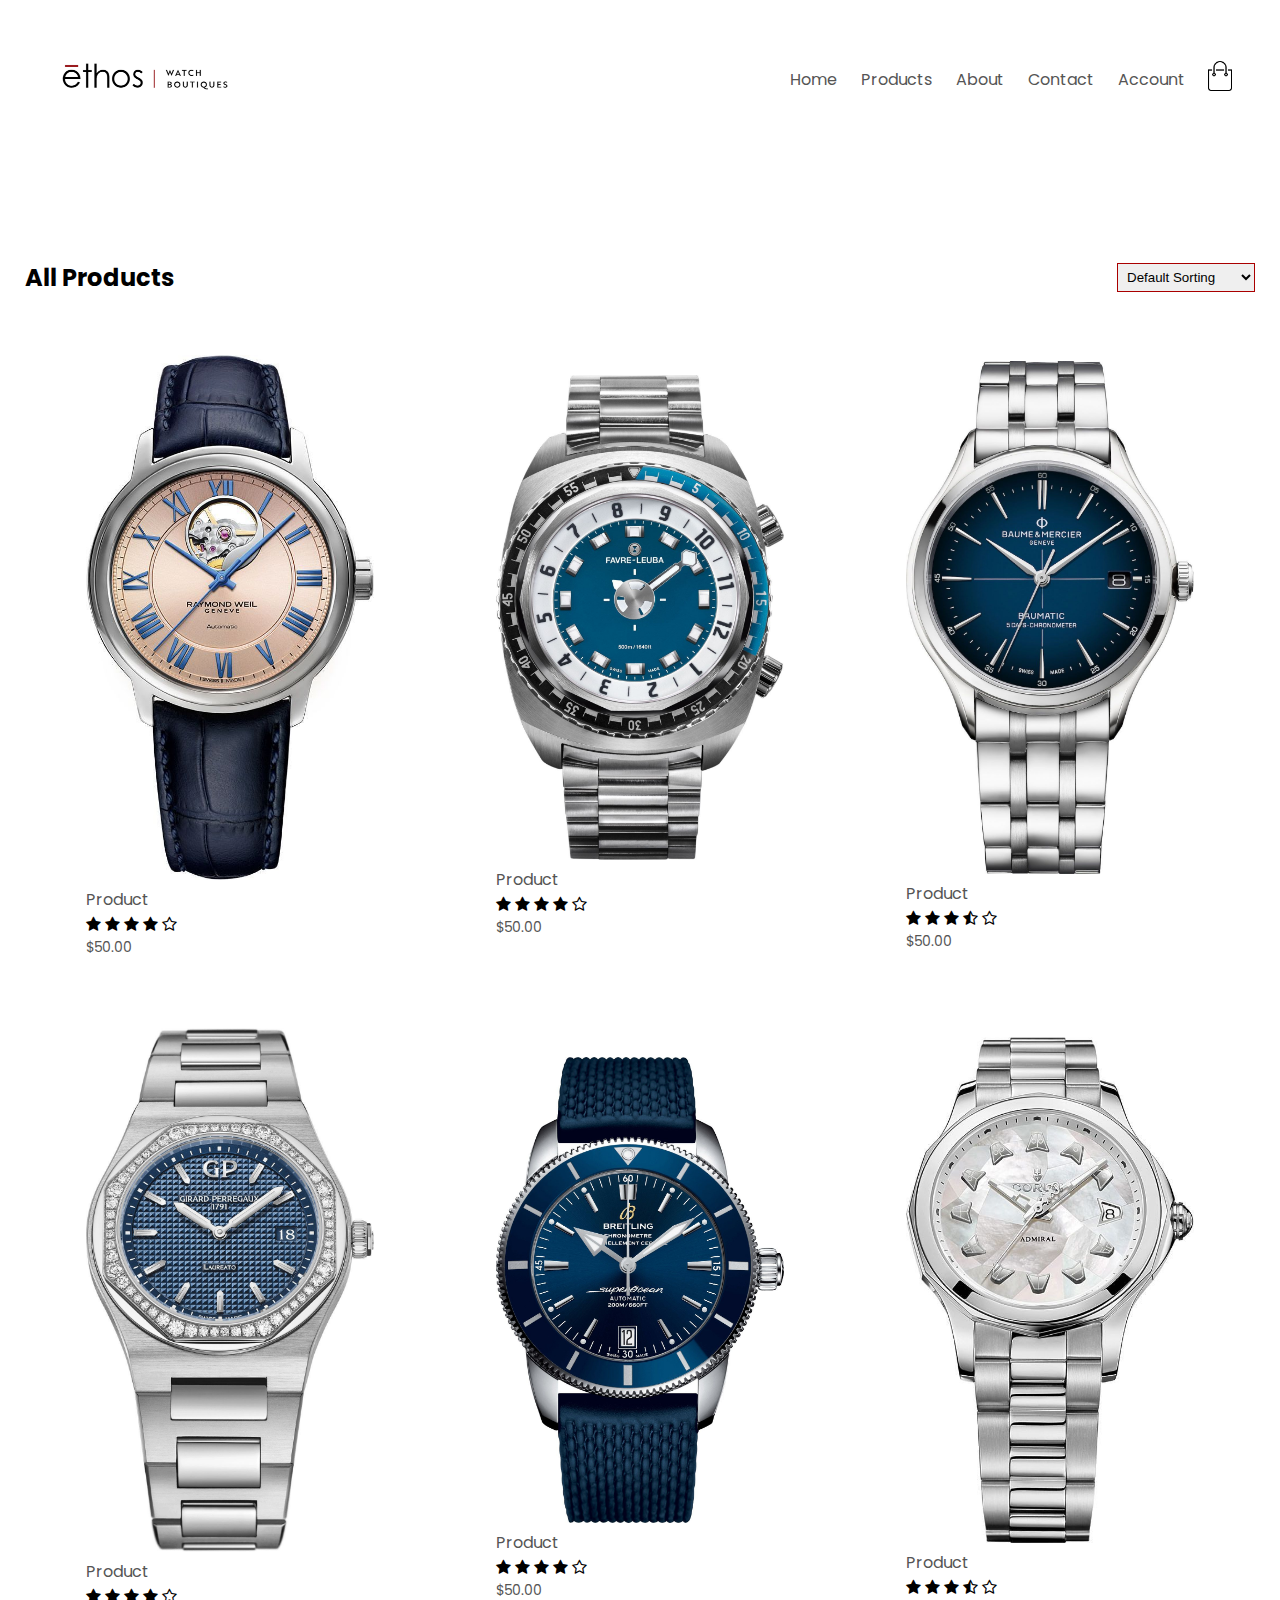
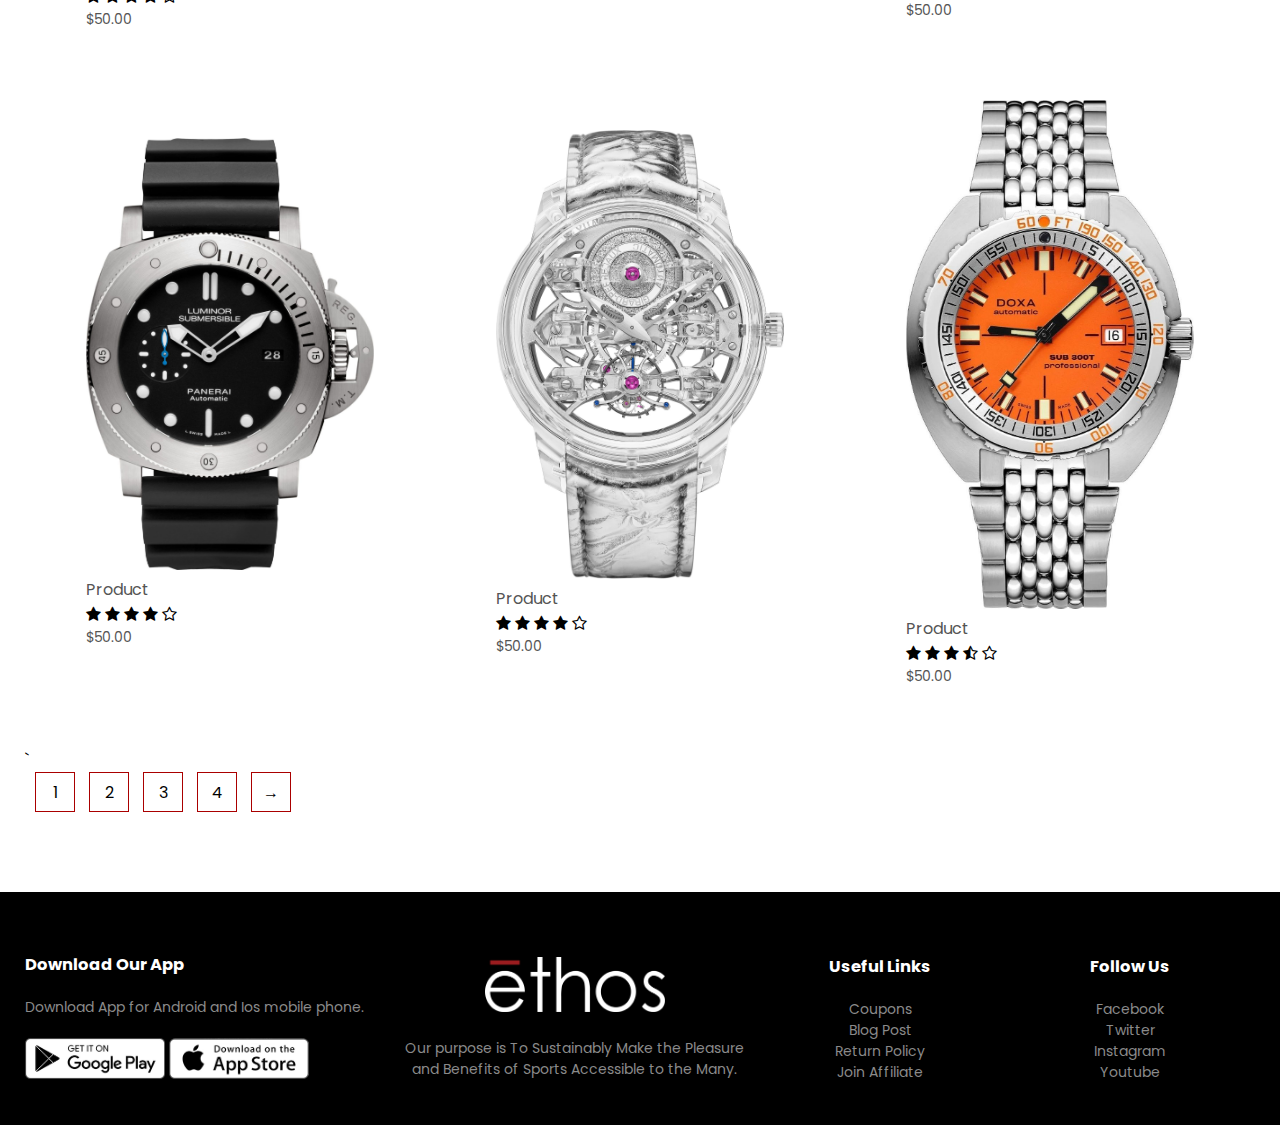
<file: website/Products.html>
<!DOCTYPE html>
<html lang = "en">

    <head>
        <meta charset="UTF-8">
        <meta name="viewport" content="width-device-width, initial-scale=1.0"><!--we have added this view port tag and set initial scale to 1 so that our side shoudl be adjustable according to different devices especially for mobile devices-->
        <title>Ethos Watches | Luxury Watch Retailer</title>
        <link rel="stylesheet" href="CSS/style.css"> 
        <link href="https://fonts.googleapis.com/css2?family=Poppins:wght@200;300;400;500;600;700&display=swap" rel="stylesheet"><!--poppins font from google fonts website then select popping select some types and then embed-->
        <link rel="stylesheet" href="https://stackpath.bootstrapcdn.com/font-awesome/4.7.0/css/font-awesome.min.css"><!--link to connect to font awesome 4 to use different icons, just type font awesome 4 cdn and click on first link and copy the url and past it here with rel="stylesheet"-->
    </head>

    <body>

        <div class="container">

            <!--making navigation bar consist of logo and menu links-->
            <div class="navbar">
                <div class="logo">
                    <img src="img/logo.jpeg"  width=200px>
                </div>
    
                <!--menu-->
                 <nav> 
                    <ul id="MenuItems"><!--use this id in js-->                        <li><a href="index.html">Home</a></li>
                        <li><a href="Products.html">Products</a></li>
                        <li><a href="">About</a></li>
                        <li><a href="">Contact</a></li>
                        <li><a href="account.html">Account</a></li>
                    </ul>
                </nav>
                <a href="cart.html"><img src="img/cart.png" alt="cart" width=30px height=30px></a><!--adding cart image in navigation section -->
                <img src="img/menu.png" class="menu-icon" onclick="menutoggle()"><!--this is the menu icon which  will be displayed on smaller screens with 3 lines, and when we click on it, it will open upside down or like dropdown menu, to open like this we have pass one menutoggle function to it which we have written in the end in js-->
            </div>
        </div>

    <!--what we have done here is that we have copied everything from main index.html file and to show products only in this page, we have removed every thin except navbar and footer and now we will modify it according to our requirements-->
     <!--Featured Products-->
     <!--using same class small container to maintain same styling-->
     
    <div class="small container">

        <!--we have create an another row to add title and give user dropdown list with four options so they can select what they want-->
        <div class="row row-2">
            <h2>All Products

            </h2>
             <select>
                 <option>Default Sorting</option>
                 <option>Sort by Price</option>
                 <option>Sort by Popularity</option>
                 <option>Sort by Sale</option>
             </select>
        </div>

         <!--This is the same class which already have index.html consisting of 4 columns-->
        <div class="row">
             <!--this time we will make 4 columns-->
     
             <!--it contains 4 different products with heading h4, image, price <p> and rating star-->
             <div class="col-4">
                 <img src="img/product-1.jpg"><!--product img-->
                 <h4>Product</h4><!--product title-->
                 <div class="rating"><!--add stars for rating of product from font awesome 4-->
                    <i class="fa fa-star" aria-hidden="true"></i><!--add 4 black start and one transparent star to show 4 out of 5 rating-->
                    <i class="fa fa-star" aria-hidden="true"></i>
                    <i class="fa fa-star" aria-hidden="true"></i>
                    <i class="fa fa-star" aria-hidden="true"></i>
                    <i class="fa fa-star-o" aria-hidden="true"></i>
                 </div>
                 <p>$50.00</p><!--product price-->
             </div>

             <div class="col-4">
                <img src="img/product-2.jpg"><!--product img-->
                <h4>Product</h4><!--product title-->
                <div class="rating"><!--add stars for rating of product from font awesome 4-->
                   <i class="fa fa-star" aria-hidden="true"></i><!--add 4 black start and one transparent star to show 4 out of 5 rating-->
                   <i class="fa fa-star" aria-hidden="true"></i>
                   <i class="fa fa-star" aria-hidden="true"></i>
                   <i class="fa fa-star" aria-hidden="true"></i>
                   <i class="fa fa-star-o" aria-hidden="true"></i>
                </div>
                <p>$50.00</p><!--product price-->
            </div>

            <div class="col-4">
                <img src="img/product-3.jpg"><!--product img-->
                <h4>Product</h4><!--product title-->
                <div class="rating"><!--add stars for rating of product from font awesome 4-->
                   <i class="fa fa-star" aria-hidden="true"></i><!--add 4 black start and one transparent star to show 4 out of 5 rating-->
                   <i class="fa fa-star" aria-hidden="true"></i>
                   <i class="fa fa-star" aria-hidden="true"></i>
                   <i class="fa fa-star-half-o" aria-hidden="true"></i>
                   <i class="fa fa-star-o" aria-hidden="true"></i>
                </div>
                <p>$50.00</p><!--product price-->
            </div>

            
         </div>

         <!--above are the products of featured prodcuts row, as the page is for all products, so I have added latest products row too here  -->

         <div class="row">
            <!--this time we will make 4 columns-->
    
            <!--it contains 4 different products with heading h4, image, price <p> and rating star-->
            <div class="col-4">
                <img src="img/product-5.jpg"><!--product img-->
                <h4>Product</h4><!--product title-->
                <div class="rating"><!--add stars for rating of product from font awesome 4-->
                   <i class="fa fa-star" aria-hidden="true"></i><!--add 4 black start and one transparent star to show 4 out of 5 rating-->
                   <i class="fa fa-star" aria-hidden="true"></i>
                   <i class="fa fa-star" aria-hidden="true"></i>
                   <i class="fa fa-star" aria-hidden="true"></i>
                   <i class="fa fa-star-o" aria-hidden="true"></i>
                </div>
                <p>$50.00</p><!--product price-->
            </div>

            <div class="col-4">
               <img src="img/product-6.jpg"><!--product img-->
               <h4>Product</h4><!--product title-->
               <div class="rating"><!--add stars for rating of product from font awesome 4-->
                  <i class="fa fa-star" aria-hidden="true"></i><!--add 4 black start and one transparent star to show 4 out of 5 rating-->
                  <i class="fa fa-star" aria-hidden="true"></i>
                  <i class="fa fa-star" aria-hidden="true"></i>
                  <i class="fa fa-star" aria-hidden="true"></i>
                  <i class="fa fa-star-o" aria-hidden="true"></i>
               </div>
               <p>$50.00</p><!--product price-->
                </div>

            <div class="col-4">
               <img src="img/product-7.jpg"><!--product img-->
               <h4>Product</h4><!--product title-->
               <div class="rating"><!--add stars for rating of product from font awesome 4-->
                  <i class="fa fa-star" aria-hidden="true"></i><!--add 4 black start and one transparent star to show 4 out of 5 rating-->
                  <i class="fa fa-star" aria-hidden="true"></i>
                  <i class="fa fa-star" aria-hidden="true"></i>
                  <i class="fa fa-star-half-o" aria-hidden="true"></i>
                  <i class="fa fa-star-o" aria-hidden="true"></i>
               </div>
               <p>$50.00</p><!--product price-->
             </div>
        </div>    
       <div class="row">
           <div class="col-4">
               <img src="img/product-8.jpg"><!--product img-->
               <h4>Product</h4><!--product title-->
               <div class="rating"><!--add stars for rating of product from font awesome 4-->
                  <i class="fa fa-star" aria-hidden="true"></i><!--add 4 black start and one transparent star to show 4 out of 5 rating-->
                  <i class="fa fa-star" aria-hidden="true"></i>
                  <i class="fa fa-star" aria-hidden="true"></i>
                  <i class="fa fa-star" aria-hidden="true"></i>
                  <i class="fa fa-star-o" aria-hidden="true"></i>
               </div>
               <p>$50.00</p><!--product price-->
           </div>

           <div class="col-4">
              <img src="img/product-10.jpg"><!--product img-->
              <h4>Product</h4><!--product title-->
              <div class="rating"><!--add stars for rating of product from font awesome 4-->
                 <i class="fa fa-star" aria-hidden="true"></i><!--add 4 black start and one transparent star to show 4 out of 5 rating-->
                 <i class="fa fa-star" aria-hidden="true"></i>
                 <i class="fa fa-star" aria-hidden="true"></i>
                 <i class="fa fa-star" aria-hidden="true"></i>
                 <i class="fa fa-star-o" aria-hidden="true"></i>
              </div>
              <p>$50.00</p><!--product price-->
          </div>

          <div class="col-4">
              <img src="img/product-11.jpg"><!--product img-->
              <h4>Product</h4><!--product title-->
              <div class="rating"><!--add stars for rating of product from font awesome 4-->
                 <i class="fa fa-star" aria-hidden="true"></i><!--add 4 black start and one transparent star to show 4 out of 5 rating-->
                 <i class="fa fa-star" aria-hidden="true"></i>
                 <i class="fa fa-star" aria-hidden="true"></i>
                 <i class="fa fa-star-half-o" aria-hidden="true"></i>
                 <i class="fa fa-star-o" aria-hidden="true"></i>
              </div>
              <p>$50.00</p><!--product price-->
          </div>
       </div>
       
`       <!--add page buttons in small container section-->
       <div class="page-btn">
           <span>1</span><!--no of pages-->
           <span>2</span>
           <span>3</span>
           <span>4</span>
           <span>&#8594;</span><!--and arrow in the end-->

       </div>
    </div>
 
    <!-------footer------->
    <div class="footer">
        <div class="container"><!-- it will follow same styling as of header-->
            <div class="row">
                
                <!--it contains 4 columns col1 contains text and col2 contain image col3 contains useful links and col4 contains social media links-->
                <div class="footer-col-1">
                    <h3>Download Our App</h3>
                    <p>Download App for Android and Ios mobile phone.</p>
                   
                   <!---add images of play store and appstore in 1st column-->
                    <div class="app-logo">
                        <img src="img/play-store.png">
                        <img src="img/app-store.png">
                    </div>   
                
                </div>

                <div class="footer-col-2">
                    <img src="img/logo-white.png">
                    <p>Our purpose is To Sustainably Make the Pleasure and Benefits of Sports Accessible to the Many.</p>
                </div>

                <div class="footer-col-3">
                    <h3>Useful Links</h3>
                    <ul>
                        <li>Coupons</li>
                        <li>Blog Post</li>
                        <li>Return Policy</li>
                        <li>Join Affiliate</li>
                    </ul>
                    
                </div>

                <div class="footer-col-4">
                    <h3>Follow Us</h3>
                    <ul>
                        <li>Facebook</li>
                        <li>Twitter</li>
                        <li>Instagram</li>
                        <li>Youtube</li>
                    </ul>
                    
                </div>
            </div>
        </div>
    </div>         

    <!-----------------JS----------------------->
    <script>
        //declare variable MenuItems which take ul having id "MenuItems"
        
        var MenuItems = document.getElementById("MenuItems");
        MenuItems.style.maxHeight = "0px";//by default, we have set menu or dropdown menu height to 0px, means it is close by default
        
        function menutoggle()//this is the function which we have called above in nav which works on small devices and users click on it
        {
            if (MenuItems.style.maxHeight =="0px")//when user click on it and if it is closed or its height is 0px, then it will open or it should have heigt of 200px upon clicking
            {
                MenuItems.style.maxHeight = "200px"
            }
            else//if user not clicked or it has already opened, then it will upon clicking again closed
            {
                MenuItems.style.maxHeight = "0px" 
            }
        
        }
    </script>    
    
    </body>

</html>
</file>
<file: website/CSS/style.css>
*{                              /* "*" is used for all elements in your website*/
    margin:0;               
    padding:0;
    box-sizing: border-box;     /*box sizing: border-box is used to add padding and border in both width and heghts.*/ 
}
body{
    font-family: 'Poppins', sans-serif;
}

.navbar{
    display: flex;
    align-items: center;
    padding: 20px;

}
nav{
    flex: 1;
    text-align: right;
}
nav ul{
    display: inline-block;
    list-style-type: none;
}
nav ul li{
    display: inline-block;
    margin-right:20px;
}
/*for menu links*/
a{
    text-decoration: none;
    color:#555;
}
p{
    color:#555;
}
.container{
    max-width: 1300px;/*width of the header section will not be more than 1300px*/
    margin: auto;
    padding-left: 25px;
    padding-right: 25px;
}
/*dividing text and image in haif*/
.row{
    display: flex;/*flexible content*/
    align-items: center;
    flex-wrap: wrap;/*wrap place single line or multi lines in given space.*/ 
    justify-content: space-around;/*"Display the flex items with space before, between, and after the lines:"*/
}
.col-2{
    flex-basis: 50%;/*divide it into haif*/
    min-width: 300px;
}
.col-2 img{
    max-width: 100%;/*should not be more than 100%*/
    padding: 50px 0px;/*top bottom 50, left right 0*/
}
.col-2 h1{
    font-size: 50px;
    line-height: 60px;
    margin: 25px;
    color: #868686;
}
.col-2 p{
    margin-left:25px;
}

/*design header button explore now*/
.btn{
    display: inline-block;
    background-color: #000;
    color: #fff;
    padding: 8px 30px;
    margin: 30px 0;
    margin-left: 25px;
    border-radius: 30px;
    transition: background 0.5s;/*below I have specified the change in button color when hover. this transition will delay color change by 0.5 sec*/
}
.btn:hover{
    background: #AA0000;
}
.header{
    background: #fff;
}
.header .row{
    margin-top: 75px;
}
/*for featured categories are*/
.categories{
    margin: 70px 0px;
}
.col-3{
    flex-basis: 30%;/*30% for each image*/
    min-width: 250px;/*images should have min width of 250 px*/
    margin-bottom: 30px;
}
.col-3 img{
    width: 100%;/*utilize full col-3 width which has min-width of 250 px*/
}
/*featured products*/
/*small container edit whole section consist of rows*/
.small container{
    max-width: 1080px;
    margin:auto;/*make images in center*/
    padding-left: 25px;
    padding-right: 25px;
}
/*col-4 will edit col of images*/
.col-4{
    flex-basis: 25%;/*each image column occupies 25% each*/
    padding: 10px;
    min-width: 200px;
    margin-bottom: 50px;
    transition: transform 0.5s;/*when apply hover effect it will move image with 5sec delay*/
}
.col-4 img{
    width: 100%;/*each image occupies full column width*/
}
/*for title class consist of heading of feature products*/
.title{
    text-align: center;
    margin: 0px auto 80px;
    position: relative;
    line-height: 60px;
    color: #555;
}

/*to make divider after featured products heading*/
.title::after{/*after is used to place something after anything*/
    content: "";/*will place divider after title content*/
    background: #AA0000;/*color of divider*/
    width: 80px;/*these all are the features of divider*/
    height:5px;
    border-radius: 5px;
    position: absolute;
    bottom: 0;
    left: 50%;/*50% from l.H.S*/
    transform: translateX(-50%);
}
/*for products title*/
h4{
    color: #555;
    font-weight: normal;
}
/*for products price*/
.col-4 p{    
    font-size: 14px;
}
/*change color of rating stars -> .rating for rating class and .fa for icons*/
.rating .fa{
    color: #000;
}
/*hover effect to feature products images*/
.col-4:hover{
    transform: translateY(-5px);/*hover effect to col-4 which contain 4 images of featured products and image move in y direction when hover*/ 
}
/*offer section*/

.offer{
    background: #202020;
    margin-top: 80px;
    padding: 30px;
}
.col-2 .offer-img{
    padding: 50px;   
}
small{
    color: #fff;
    display: block;
    margin-left:25px;
}
/*testimonial*/
.testimonial{
    padding-top: 100px;
}
.testimonial .col-3{
    text-align: center;
    padding: 40px 20px;
    box-shadow: 0 0 20px 0 rgba(0,0,0,0.1);/*it will add shadow to each column like a box*/
    cursor: pointer;/*it convert cursor to shape pointer when moving cursor over testimonials*/
    transition: transform 0.5s;/*for hover effect*/
}
.testimonial .col-3 img{/*for the images of testimonials*/
    width: 50px;
    margin-top: 20px;
    border-radius: 50%;

}
.testimonial .col-3:hover{
    transform: translateY(-10px)/*hover effect to each column*/
}
/*designing quote section*/
.fa.fa-quote-left{
    font-size: 34px;
    
}
.col-3 p{/*modify p of testimonials*/
    font-size:12px;
    margin: 12px 0;
    color: #777;
}
.testimonial .col-3 h3{
    font-weight: 600;
    color: #555;
    font-size: 16px;
}
/*brands*/
.brands{
    margin: 100px auto;
}
.col-5{
    width: 160px;
}
.col-5 img{
    width: 100%;
    cursor: pointer;
    filter: grayscale(100%)/*logo color would be gray*/
}
.col-5 img:hover{
    filter: grayscale(0);/*when hover on brands, it will remove gray color*/
}
/*designing footer*/
.footer{
    background: #000;/*footer background color is black*/
    color: #8a8a8a;/*text color*/
    font-size: 14px;
    padding: 60px 0 20px;
}
.footer p{
    color: #8a8a8a;/*paragraphs color in class footer*/
}
.footer h3{
    color: #fff;/*heading color is white*/
    margin-bottom: 20px;
}
.footer-col-1, .footer-col-2, .footer-col-3, .footer-col-4{
    min-width: 250px;/*all columns should have a min width of 250px*/
    margin-bottom:20px;
}
.footer-col-1{
    flex-basis: 30%;
}
.footer-col-2{
    flex: 1;/*flex 1 is used to fill complete occupy given space*/
    text-align: center;
}
.footer-col-2 img{
    width: 180px;/*editing image in col2*/
    margin-bottom: 20px;
}
.footer-col-3, .footer-col-4{
    flex-basis: 12%;/*both footer col3 and col4 occupies 12% each*/
    text-align: center;
}
ul{
    list-style-type: none;/*remove bullets from links specially links which are in footer*/
}
.app-logo{
    margin-top: 20px;
}
.app-logo img{
    width: 140px;
}
.footer hr{
    border: none;
    background: #b5b5b5;
    height: 1px;
    margin: 20px 0;
}
.copyright{
    display: block;
    text-align: center;
    color: #fff;
}

/*-----------media query for menu-------------*/

.menu-icon{
    width: 28px;/*width of menu icon image*/
    margin-left: 20px;
    display: none;/*initially menu icon image will not be visible on any screen*/
}
/*we have to display menu icon for small screens only and hide it for larger screens*/

/*menu icon will be visible for width of page less than 800px, above 800px or larger screen it will not be visible and we get navbar */
@media only screen and (max-width:800px){
    nav ul{/*for whole dropdown menu chart*/
        position: absolute;
        top: 70px;
        left: 0;
        background: #333;
        width: 100%;
        overflow: hidden;/*before applying this, we were getting menu links open, so to clipped or close them and to work them only when clicked, we use overflow hidden*/
        transition: max-Height 0.5s;/*this will make dropdown menu to open with little bit delay and make it stylish*/
   
    }
    nav ul li{/*for home contacts etc*/
        display: block;
        margin-right: 50px;
        margin-top: 10px;
        margin-bottom: 10px;

    }
    nav ul li a{/*dropdown menu link color would be white*/
        color: #fff;
    }
    .menu-icon{/*we again call menu icon in smaller screen, before smaller screen, we set display none, means initially it was not visible for any screen, but now it will be visible for smaller screens as we set display to block*/
        display:block;
        cursor: pointer; 
    }

}
/*All prodcuts page*/
.row-2{
    justify-content: space-between;/*create some space heading and selection panel*/
    margin: 100px auto 50px;
}
select{
    border: 1px solid #AA0000;/*create red border around dropdown select panel*/
    padding: 5px;
}
select:focus{
    outline: none;/*the issue was when create red border above, it shows red border but upon selecting other option it again becomes black, so we set outline none upon clicking and for clicking or tabing, focus is used*/ 
}
.page-btn{
    margin: 0 auto 80px;
}
.page-btn span{/*desigining pages no button which we have made using span tag*/
    display: inline-block;
    border: 1px solid #AA0000;
    margin-left: 10px;
    width: 40px;
    height: 40px;
    text-align: center;  
    line-height: 40px;
    cursor: pointer;
}
.page-btn span:hover{/*adds hover effect to page btn*/
    background: #AA0000;
    color: #ffff;
}
/*single product details*/
.single-product{
    margin-top: 80px;
}
.single-product .col-2 img{
    padding: 0;
}
.single-product .col-2{
    padding: 20px;
    text-align: left;
}

.single-product select{/*styling size dropdown*/
    display: block;
    padding: 10px;
    margin-top: 20px;
}
.single-product h4{
    margin: 20px 0;
    font-size: 22px;
    font-weight: bold; 

}

.single-product input{/*style no of products input*/
    width: 50px;
    height: 40px;
    font-size: 20px;
    margin-right: 10px;
    border: 1px solid #AA0000;
}
input:focus{
    outline: none;
}
.single-product .fa{/*styling icon with product details h3*/
    color: #AA0000;
    margin-left: 10px;
}
.small-img-row{
    display:flex;/*make all 4 images flexible*/
    justify-content: space-between;/*this will make all 4 images to take equal available space in single line without any gap, mean 25% each col, and to place gap between each col, we call col below and made 24% so to have a gap*/
}
.small-img-col{
    flex-basis: 24%;/*this will make each column to take 24% space and 1% gap*/
}
.single-product .col-2 p{
    margin-left: 0px;
}
.single-product .col-2 h1{
    margin-left: 0px;
}
/*Cart Items*/
.cart-page{
    margin: 80px auto;
}
table{
    width: 100%;/*takes full width of the web page*/
    border-collapse: collapse;
}
.cart-info{
    display: flex;
    flex-wrap: wrap;
}
th{
    text-align: left;
    padding: 5px;
    color: white;
    background: #AA0000;
    font-weight: normal;
}
td{
    padding: 10px 5px;
}
td input{
    width: 40px;
    height: 30px;
    padding: 5px;
}
td a{
    color: #AA0000;
    font-size: 12px;
}
td img{
    width: 80px;
    margin-right: 10px;
}
td small{
    padding-left: 0px;
    margin-left: 0px;
}

.total-price{
    display: flex;
    justify-content: flex-end;/*put content with max width at the end, if flex start, then put content at start with max width as we mentioned max width below*/
}
.total-price table{
    border-top: 3px solid #AA0000;
    width: 100%;
    max-width: 480px;
}
td:last-child{
    text-align: right;/*align all last column values to right, in our case, these are prices*/
}
th:last-child{
    text-align: right;
}
/*account page*/
.account-page{
    padding: 50px 0;
    background: white;

}
.personal-details{
    color: #AA0000;
}
.form-container{/* in account page first column, we place an image, and in second coloumn we place form having following specs*/
    background: #fff;
    width: 300px;
    height: 400px;
    position: relative;
    text-align: center;
    padding: 20px 0;
    margin: auto;
    box-shadow: 0 0 20px 0px rgba(0, 0, 0, 1);
    overflow: hidden;
}
.form-container span{
    font-weight: bold;
    padding: 0 10px;
    color: #555555;
    cursor: pointer;
    width: 100px;
    display: inline-block;
}
.form-btn{
    display: inline-block;
}
.form-container form{
    max-width: 300px;
    padding: 0 20px;
    position:absolute;
    top: 130px;
    transition: transform 1s;

}
form input{
    width: 100%;
    height: 30px;
    margin: 10px 0;
    padding: 0 10px;
    border: 1px solid #ccc;
}
form .btn{
    width: 100%;
    border: none;
    cursor: pointer;
    margin: 10px 0; 
}
form .btn:focus{
    outline: none;
}
#LoginForm{
    left: -300px;
     
}
#RegForm{
    left: 0;
}
form a{
    font-size: 12px;
}
#Indicator{
    width: 100px;
    border: none;
    background: #AA0000;
    height: 3px;
    margin-top: 8px;
    transform: translateX(100px);
    transition: transform 1s;
}












/*----------media query for each and every item display on mobile or screen size less than 600px---------------*/

@media only screen and (max-width: 600px){

    .row{/*this is the row which we have used in every section*/
        text-align: center;/*when open on mobile, we make text in every row to be center align*/
    }
    .col-2, .col-3,.col-4{/*for all columns view on mobile, we want one column single line occupying 100% width we not want 3 or 4 in single line*/
        flex-basis: 100%;
    }
    /*for single product detail page*/
    .single-product .row{
        text-align: left;
    }
    .single-product .col-2{
        padding: 20px;
    }
    .single-product h1{
        font-size: 26px;
        line-height: 26px;
    }
    /*for cart page*/
    .cart-info p{
        display:none;/*hide product name in smaller screen*/

        
    }

}
</file>
